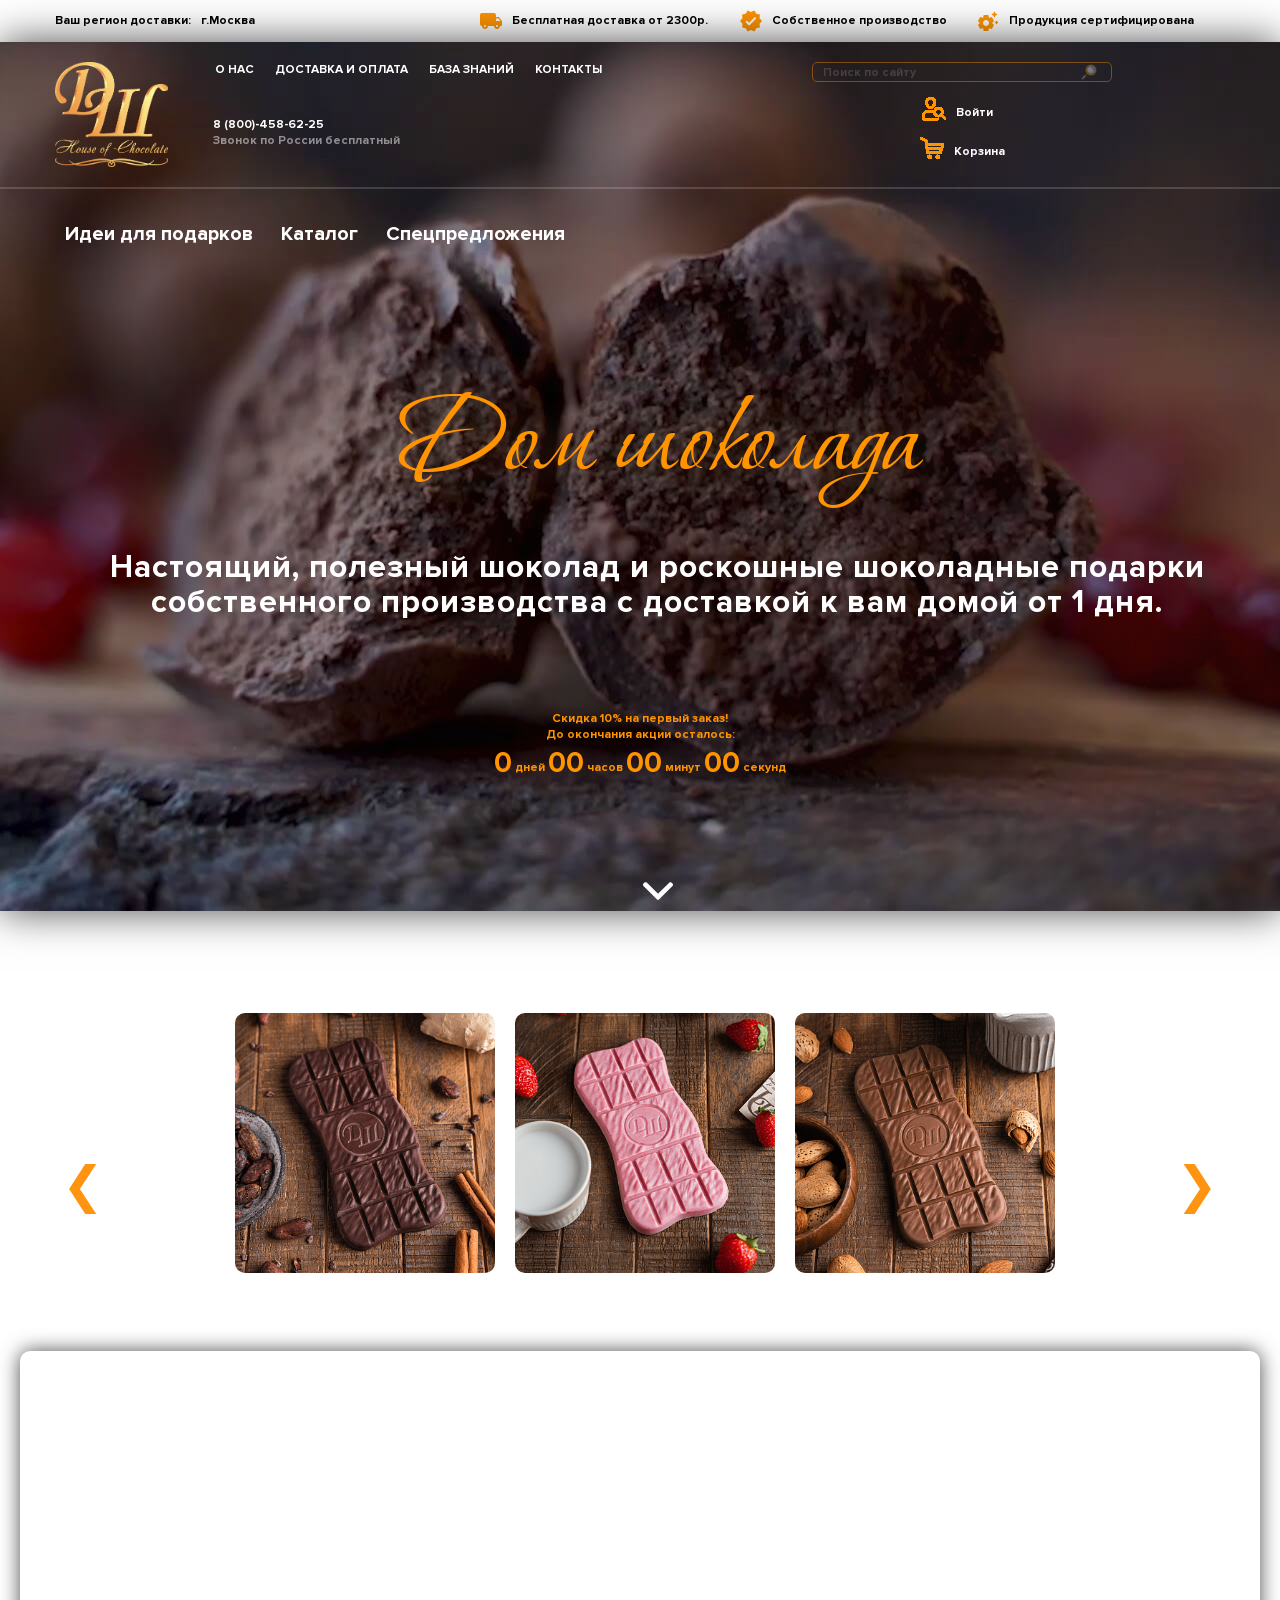
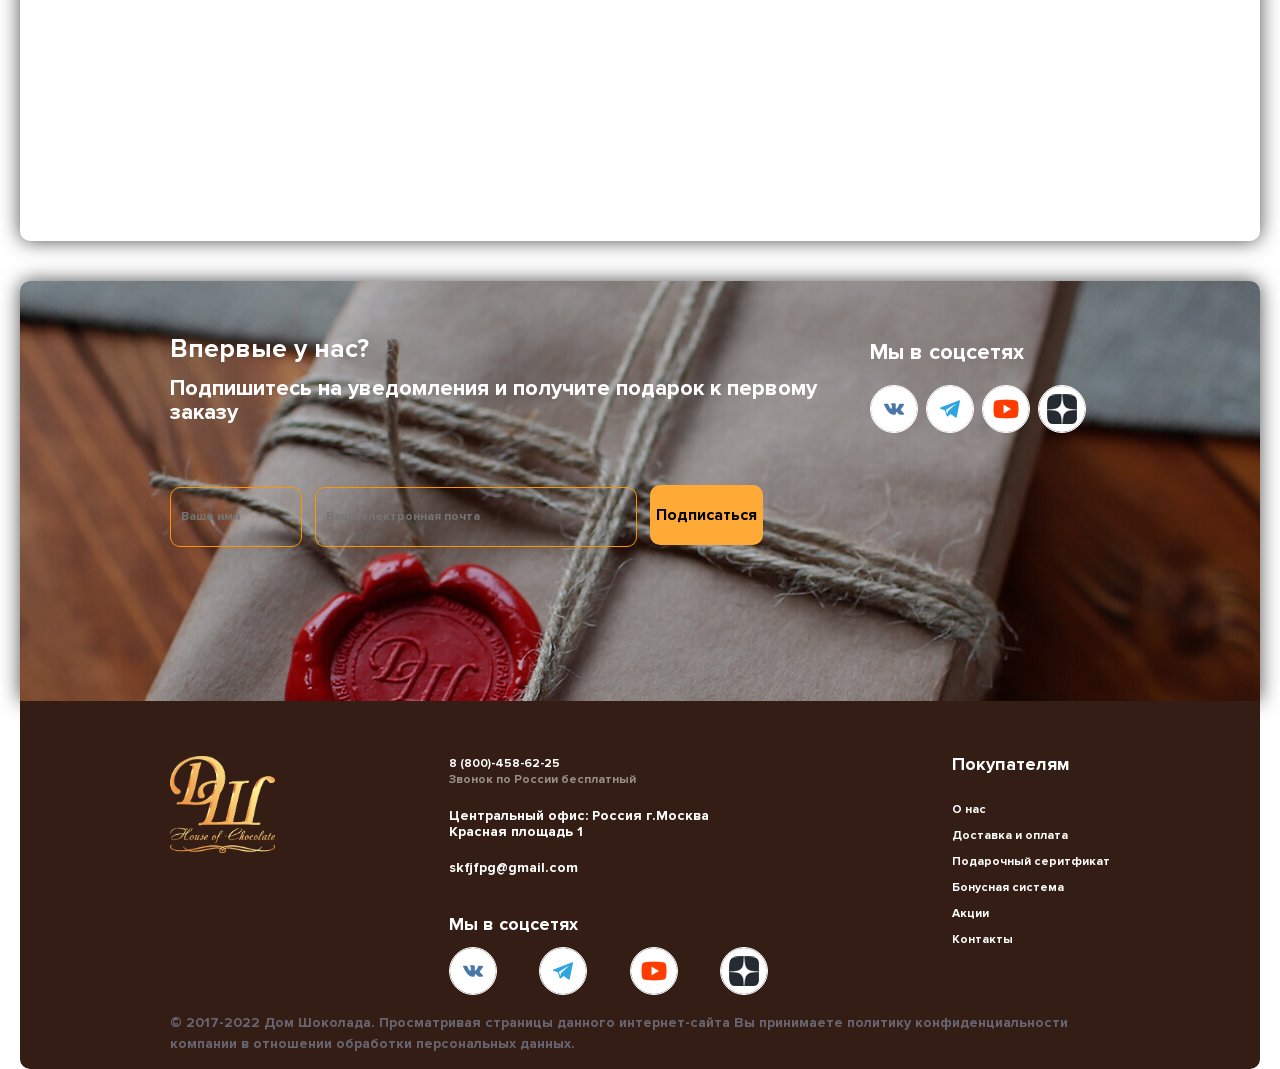
<file: Магазин/index.html>
<!DOCTYPE html>
<html lang="ru">
    <head>
        <meta charset="utf-8">
        
        <meta name="viewport" content="width=device-width, initial-scale=1.0">
        
        <title>Главная страница</title>
        
        <link rel="stylesheet" href="css/style.css">
        
        <script defer src="js/jquery-3.6.1.min.js"></script>
        
        <script defer src="js/slider1.js"></script>
        <script defer src="js/gallery.js"></script>
        <script defer src="js/lightbox.js"></script>
        <script defer src="js/main.js"></script>
    </head>
    
    <body>
        <section class="container top">
                   
                   <div class="d1">Ваш регион доставки:<span id="city">г.Москва</span></div>
                   <div class="dostavka">
                        <div class="d2">
                            <img src="image/bus.svg">
                             <p>Бесплатная доставка от 2300р.</p>
                        </div>
                        <div class="d2">
                              <img src="image/check.svg">
                              <p>Собственное производство</p>
                        </div>
                        <div class="d2 del1">
                              <img src="image/gear.svg">
                              <p>Продукция сертифицирована</p>
                        </div>
                   </div> 
                   
            </section>
        
        
        <header>
            
            <section class="container center">
                <div><a href="#"><img class = "logo1" src="image/logo (1).png" width="113" alt="Шоколадный дом"</a></div>
                <div class="navcont">
                    <div class="nav">
                        <a href ="#">О НАС</a>
                        <a href ="#">ДОСТАВКА И ОПЛАТА</a>
                        <a href ="#">БАЗА ЗНАНИЙ</a>
                        <a href ="contact.html">КОНТАКТЫ</a>
                    </div>
                    <div class="tel">
                        <a href ="tel:88004586225">8 (800)-458-62-25</a>
                        <p>Звонок по России бесплатный</p>
                    </div>
                </div>
                 <div class="navcont1">
                    <input class="search" type="search" name="search" placeholder="Поиск по сайту">
                    <p class="user"><img src="image/user.png">Войти</p>
                    <a href="order.html"><p class="basket1"><img src="image/basket.png">Корзина</p></a>
                </div>
                
            
            </section>
            <div class="line"></div>
            <section class="container bottom">
                <ul>
			        <li><a href="#">Идеи для подарков</a>
                        <ul class="af">
			                <li><a href="catalog.html">День рождения</a></li>
			                <li><a href="catalog.html">8 марта</a></li>
			                <li><a href="catalog.html">23 февраля</a></li>
			            </ul>
                    </li>
			        <li><a href="catalog.html">Каталог</a></li>
			        <li><a href="#">Спецпредложения</a></li> 
			    </ul>
            
            </section>
            <div class="container containercontent">
                <div class= "title">Дом шоколада</div>
                <div class="titleb">Настоящий, полезный шоколад и роскошные шоколадные подарки собственного производства с доставкой к вам домой от 1 дня.</div>
                <a href="#main" class="arrow-image-down"><img src="image/down.svg" width="30px"></a>
           </div>
            <div class="container">
            
            </div>
       </header>
        
        <main id="main">
           <section>
           <section class="action">
                <div class="container">
                    <p>Скидка 10% на первый заказ!</p>
                    <p>
                        До окончания акции осталось:
                        <span class="actiontimer" data-actionend="2022-11-10T12:00:00">&nbsp;</span>
                    </p>
                </div>
            </section>
            
           <!--<div class="contmin">
                <div class ="carousel">
                    <a class="arrow prev">&#10094;</a>
                    <div class="gallery">
                        <ul>
                        <li><img src ="image/karus/1.png"></li>
                    
                        <li><img src ="image/karus/2.png"></li>
                      
                   
                        <li><img src ="image/karus/3.png"></li>
                   
                        <li><img src ="image/karus/5.png"></li>
                    
                        <li><img src ="image/karus/5.png"></li>
                        </ul>
                    </div>
                    
                    <a class="arrow next">&#10095;</a>
                </div>
                </div> -->
           </section>

           
            <section>
            <div class="container">
            <div id="carousel" class="carousel">
            <button class="arrow prev">&#10094;</button>
            <div class="gallery1">
              <ul>
                <li><img class ="image" width="260" src ="image/karus/1.png">Молочный шоколад на миндальном молоке в плитке</li>
                <li><img class ="image" width="260" src ="image/karus/2.png"></li>
                <li><img class ="image" width="260" src ="image/karus/3.png"></li>
                <li><img class ="image" width="260" src ="image/karus/4.png"></li>
                <li><img class ="image" width="260" src ="image/karus/5.png"></li>
                <li><img class ="image" width="260" src ="image/karus/6.png"></li>
                <li><img class ="image" width="260" src ="image/karus/7.png"></li>
                <li><img class ="image" width="260" src ="image/karus/1.png"></li>  
              </ul>
            </div>
            <button class="arrow next">&#10095;</button>
           </div>
           </div>
            </section>
            <section>
            <div class="shoco">
                <div class="contmin">
                    <p>Многие воспринимают шоколад, как источник получения удовольствия
                    или просто съесть что-нибудь вкусное и  побаловать себя! Но  это не  
                    совсем так... </p>
                </div>
            </div>

            <div class="forma">
                 <div class="contmin">
                   <div class="formasvyzi"> 
                   <div class="form">
                        <h3>Впервые у нас?</h3>
                        <p>Подпишитесь на уведомления и получите подарок к первому заказу</p>
                        <input class="name1" type="fullname" name="fullname" placeholder="Ваше имя">
                        <input class="email" type="email" name="email" placeholder="Ваша электронная почта">
                        <button class="but" type="Submit">Подписаться</button>
                    </div>
                   
                    <div class="seti2">
                    <h4>Мы в соцсетях</h4>
                        <a href="#"><img src="image/vk1.png" width="46" alt="Шоколадный дом"></a>
                        <a href="#"><img src="image/telegram1.png" width="46" alt="Шоколадный дом"></a>
                        <a href="#"><img src="image/yt2.png" width="46" alt="Шоколадный дом"></a>
                        <a href="#"><img src="image/zen2.png" width="46" alt="Шоколадный дом"></a>
                    </div> 
                 </div>
                
            </div>
            </div>
            
            </section>
            
        </main>
        
        
        
        
        
        <footer>
            <div class="contmin">
            <div class="foot">
                <div><a href="#"><img class = "logo1" src="image/logo (1).png" width="105" alt="Шоколадный дом"></a></div>
                <div class="contact">
                    <div class="tel">
                        <a href ="tel:88004586225">8 (800)-458-62-25</a>
                        <p>Звонок по России бесплатный</p>
                    </div>
                    <div class="adress">Центральный офис: Россия г.Москва Красная площадь 1</div>
                    <div class="mail"><a href="mailto:skfjfpg@gmail.com">skfjfpg@gmail.com</a></div>
                    <h2>Мы в соцсетях</h2>
                    <div class="seti">
                    <a href="#"><img class="mini1" src="image/vk1.png" width="46" alt="Шоколадный дом"></a>
                    <a href="#"><img class="mini1" src="image/telegram1.png" width="46" alt="Шоколадный дом"></a>
                    <a href="#"><img class="mini1" src="image/yt2.png" width="46" alt="Шоколадный дом"></a>
                    <a href="#"><img class="mini1" src="image/zen2.png" width="46" alt="Шоколадный дом"></a>
                </div>
                </div>
                <div class="faq">
                    <h2>Покупателям</h2>
                    <a href="#">О нас</a>
                    <a href="#">Доставка и оплата</a>
                    <a href="#">Подарочный серитфикат</a>
                    <a href="#">Бонусная система</a>
                    <a href="#">Акции</a>
                    <a href="contact.html">Контакты</a>
                </div>
                <p></p>
            </div>
             <p class="n">© 2017-2022 Дом Шоколада. Просматривая страницы данного интернет-сайта Вы принимаете политику конфиденциальности компании в отношении обработки персональных данных.</p>
            </div>
           
        </footer>
    </body>
</html>
</file>
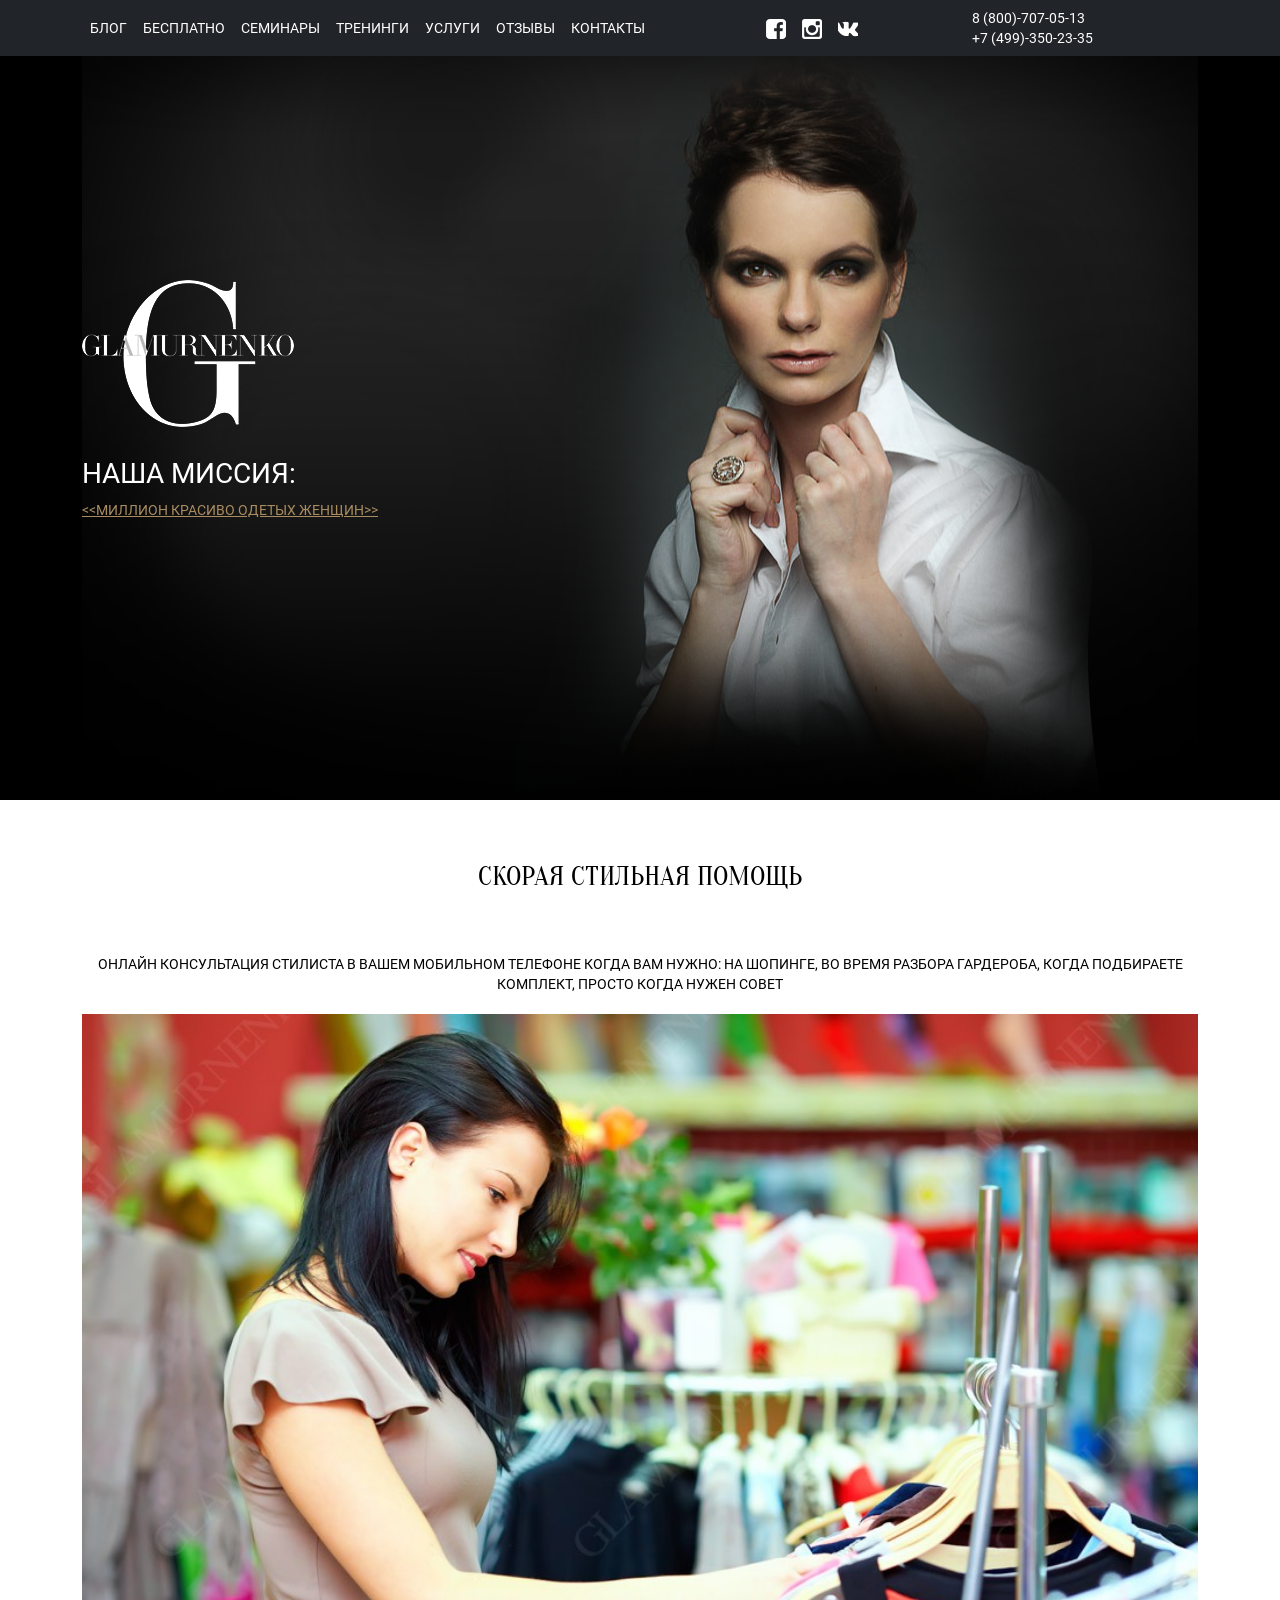
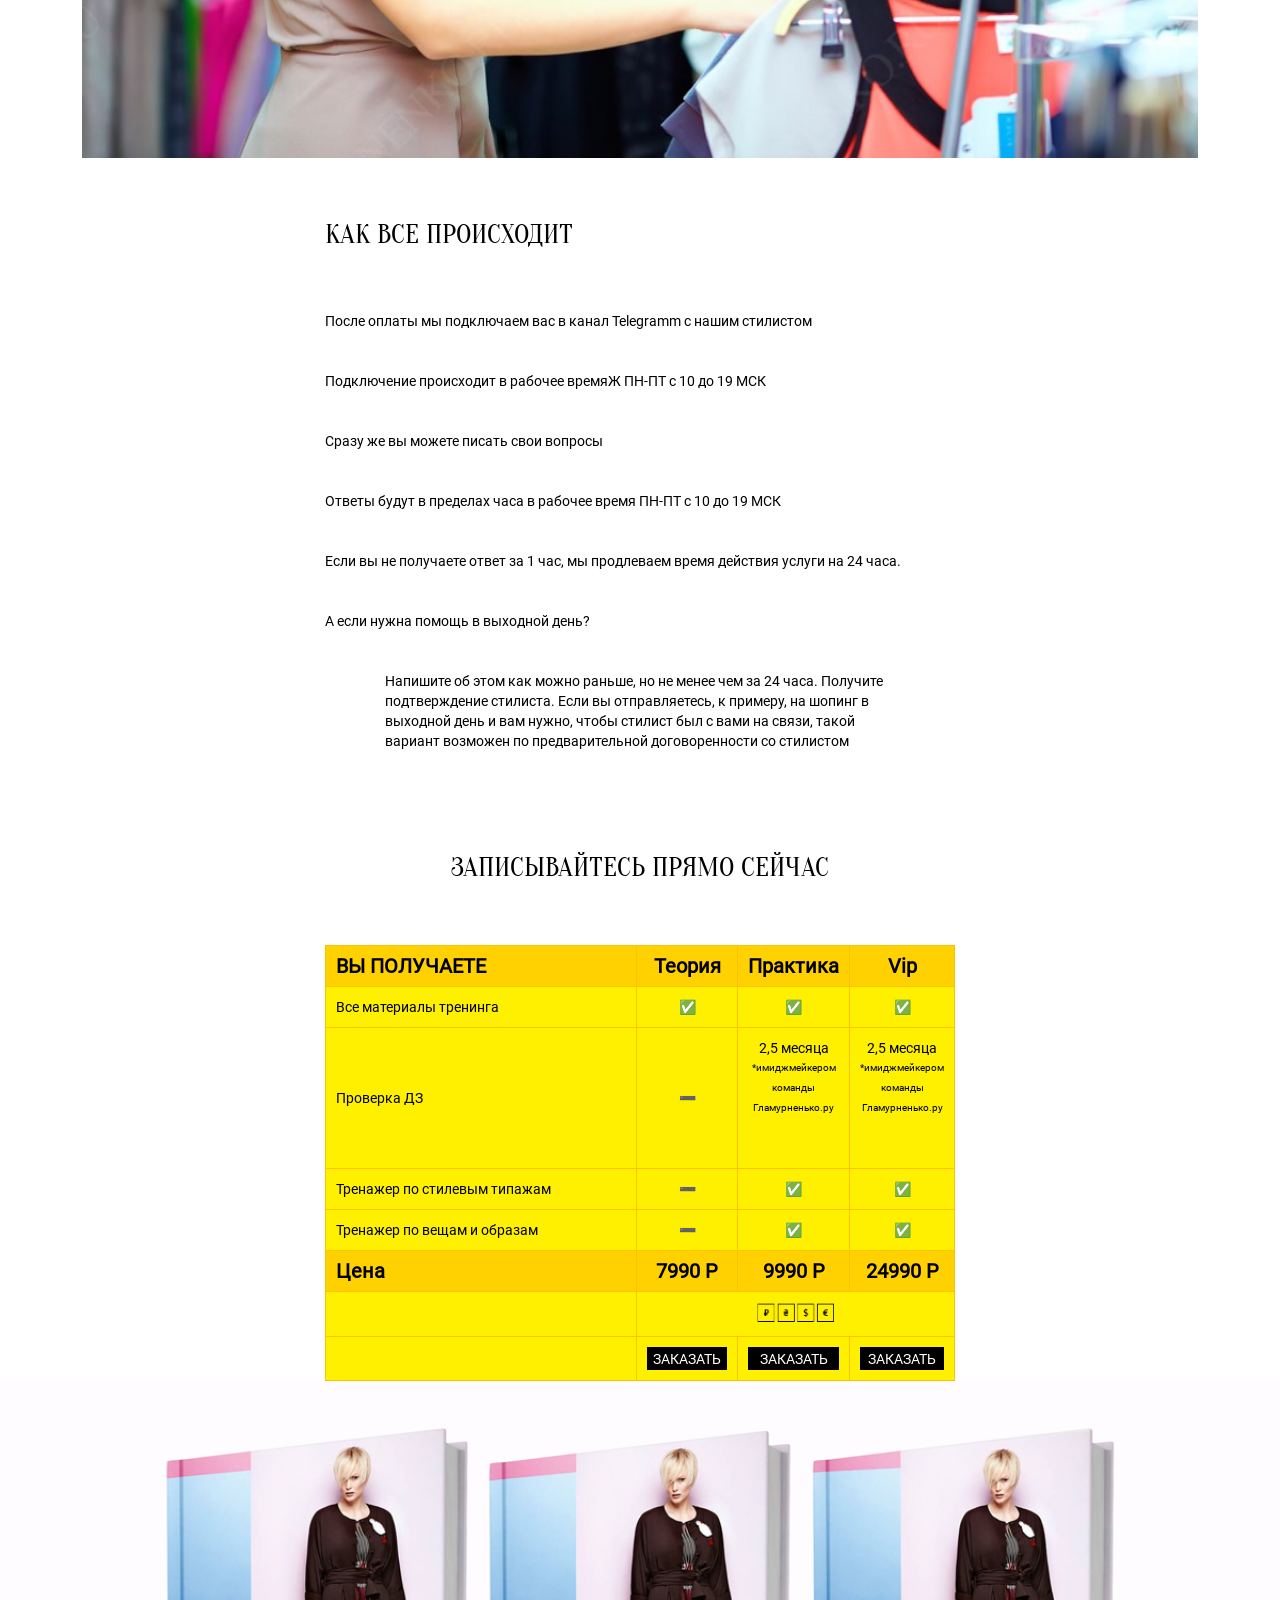
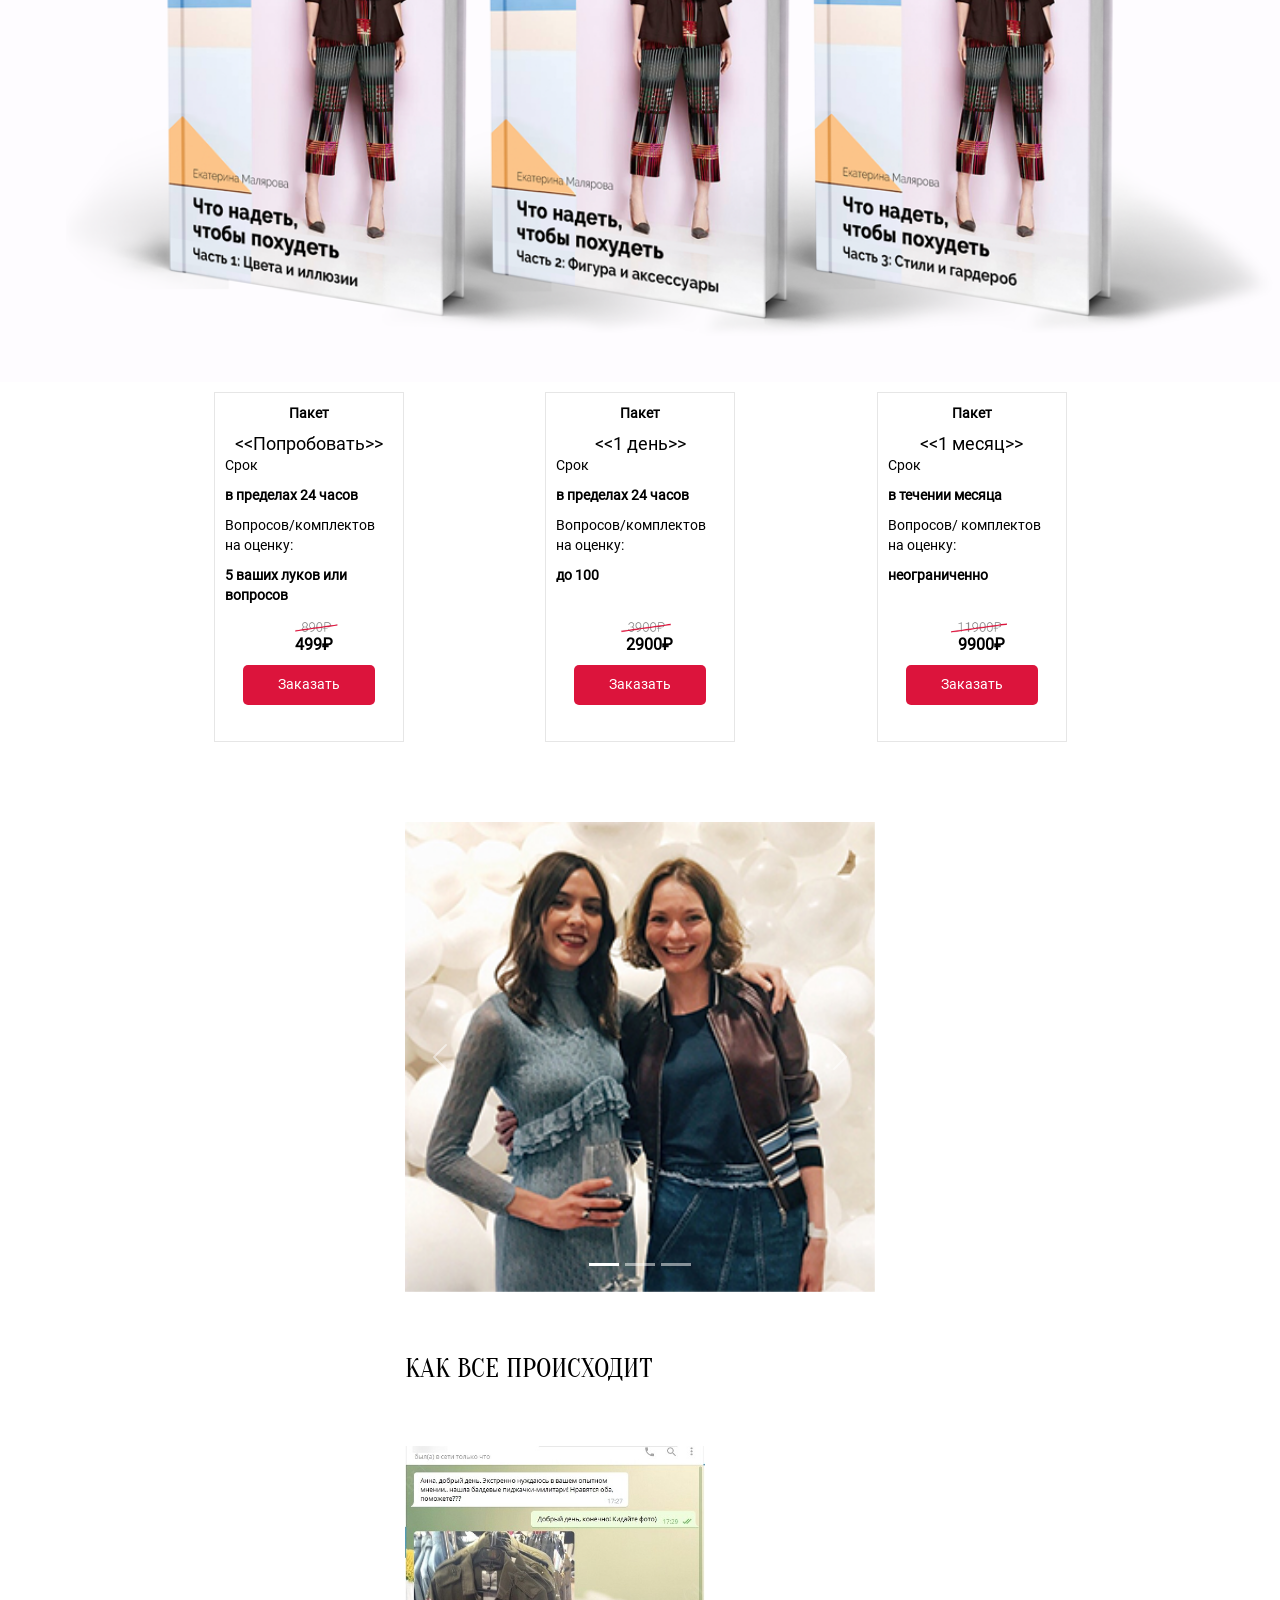
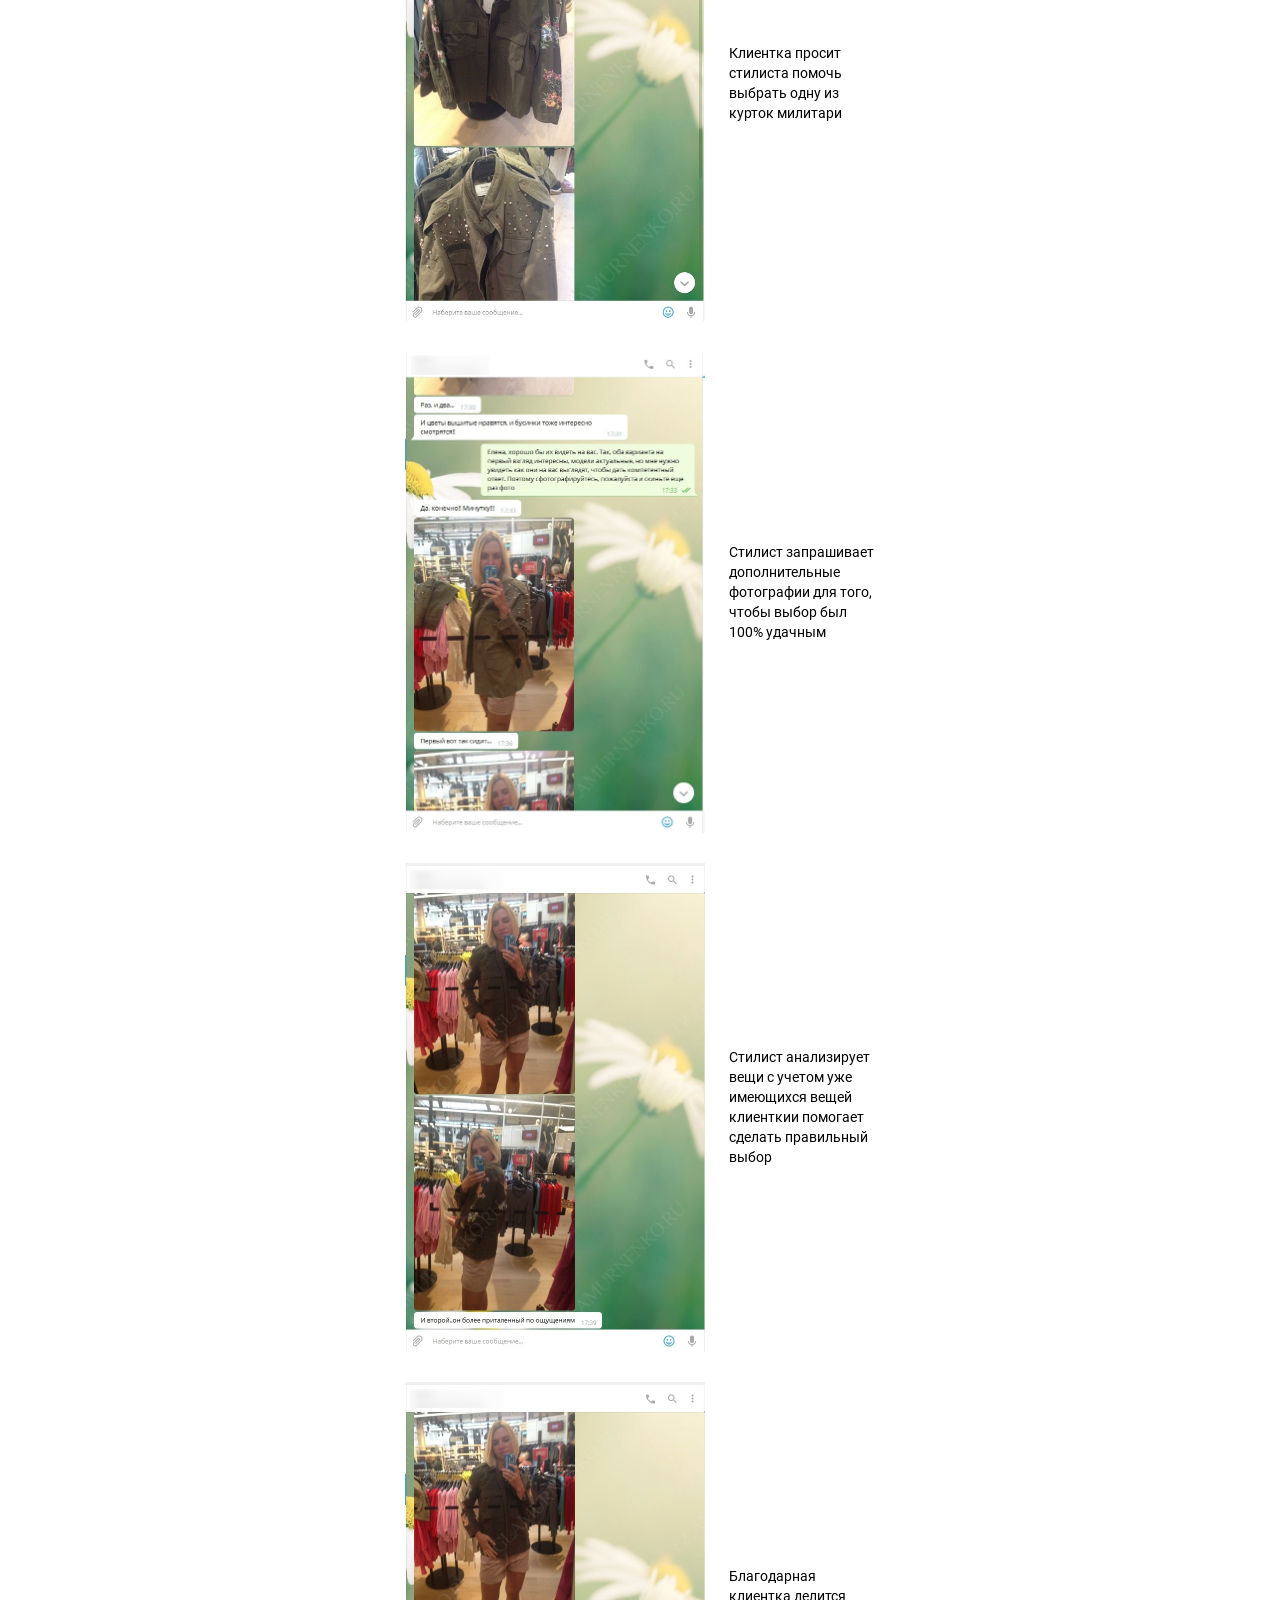
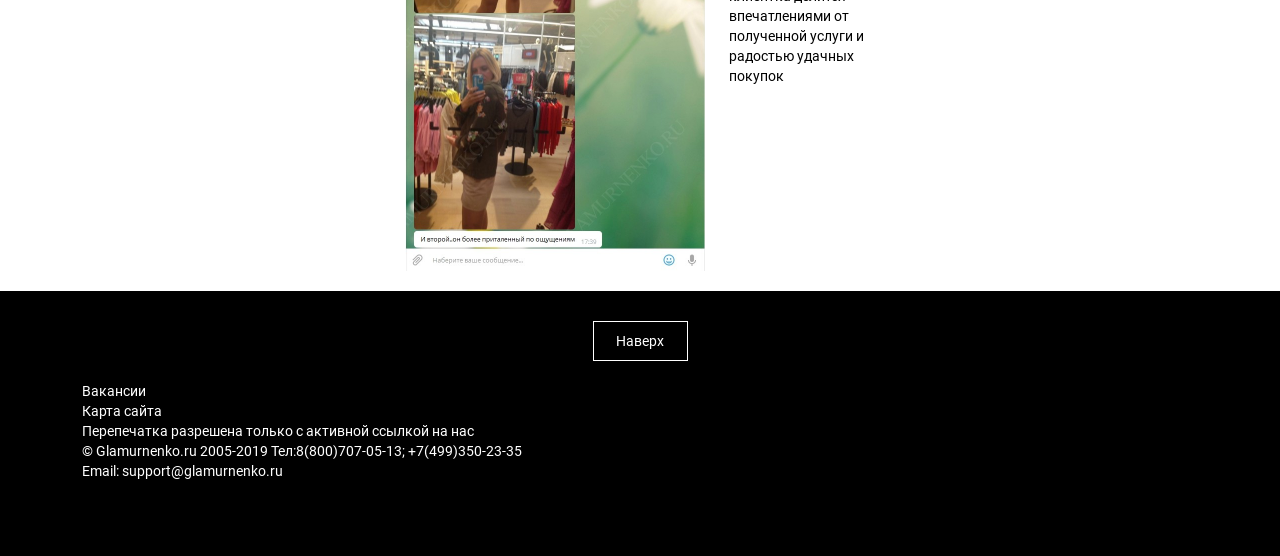
<file: Продажник - копия/index.html>
<!DOCTYPE html>
<html lang="ru">
    <head>
        <meta charset="utf-8">
        
        <meta name="viewport" content="width=device-width, initial-scale=1.0">
        
        <title>Главная страница</title>
        
        <link rel="stylesheet" href="https://maxcdn.bootstrapcdn.com/font-awesome/4.5.0/css/font-awesome.min.css">
        <link rel="stylesheet" href="css/bootstrap.css">
        <link rel="stylesheet" href="css/jquery.fancybox.css">
        <link rel="stylesheet" href="css/custom.css"> 
        
        
        <script defer src="js/bootstrap.js"></script>
        <script defer src="js/jquery-1.9.1.min.js"></script>
        <script defer src="js/jquery.fancybox.js"></script>
        
    </head>
    
    <body>
        <header>
        <nav class="navbar fixed-top navbar-expand-lg navbar-light bg-light bg-dark">
              <div class="container">
                
                <button class="navbar-toggler" type="button" data-bs-toggle="collapse" data-bs-target="#navbarNav" aria-controls="navbarNav" aria-expanded="false" aria-label="Переключатель навигации">
                  <span class="navbar-toggler-icon"></span>
                </button>
                <div class="collapse navbar-collapse" id="navbarNav" id="navbarToggleExternalContent">
                  <ul class="navbar-nav">
                    <li class="nav-item">
                      <a class="nav-link" aria-current="page" href="#">БЛОГ</a>
                    </li>
                    <li class="nav-item">
                      <a class="nav-link" href="#">БЕСПЛАТНО</a>
                    </li>
                    <li class="nav-item">
                      <a class="nav-link" href="#">СЕМИНАРЫ</a>
                    </li>
                    
                    <li class="nav-item">
                      <a class="nav-link ">ТРЕНИНГИ</a>
                    </li><li class="nav-item">
                      <a class="nav-link ">УСЛУГИ</a>
                    </li>
                    </li><li class="nav-item">
                      <a class="nav-link ">ОТЗЫВЫ</a>
                    </li>
                    </li><li class="nav-item">
                      <a class="nav-link">КОНТАКТЫ</a>
                    </li>
                  </ul>
                </div>
                <div class="collapse navbar-collapse" id="navbarNav" id="navbarToggleExternalContent">
                  <ul class="navbar-nav">
                    <li class="nav-item">
                      <a class="nav-link" aria-current="page" href="#"><img src="ab_1.png"></a>
                    </li>
                    <li class="nav-item">
                      <a class="nav-link" href="#"><img src="inst_3.png"></a>
                    </li>
                    <li class="nav-item">
                      <a class="nav-link" href="#"><img src="vk_1.png"></a>
                    </li>
                  </ul>
                </div>
                <div class="collapse navbar-collapse" id="navbarNav" id="navbarToggleExternalContent">
                  <ul class="navbar-nav">
                    <li class="nav-item">
                      <a href ="tel:88007070513">8 (800)-707-05-13</a>  <br>
                      <a href ="tel:+74993502335">+7 (499)-350-23-35</a>
                    </li>
                  </ul>
                </div>
              </div>
            </nav>
        
        
           <div id="container " class="container">
                
           
                
                <div class="wrapper">
                    <div class="logo"><img src="logo-new.png">
                    <h3>НАША МИССИЯ:</h3>
                    <p><u><<МИЛЛИОН КРАСИВО ОДЕТЫХ ЖЕНЩИН>></u></p>
                    </div>
                    
                </div>   
            </div>     
        </header>
        
        <main>
            <section>
                <div class="container">
                <div class="mains">
                    <h1>СКОРАЯ СТИЛЬНАЯ ПОМОЩЬ</h1>
                    <p>ОНЛАЙН КОНСУЛЬТАЦИЯ СТИЛИСТА В ВАШЕМ МОБИЛЬНОМ ТЕЛЕФОНЕ КОГДА ВАМ НУЖНО:
                    НА ШОПИНГЕ, ВО ВРЕМЯ РАЗБОРА ГАРДЕРОБА, КОГДА ПОДБИРАЕТЕ КОМПЛЕКТ, ПРОСТО 
                    КОГДА НУЖЕН СОВЕТ</p>
                </div>
                <div>
                    <img class = "img" src="form-reservation-bigcolor.jpg">
                </div>
                </div>
            </section>
            
           
            <section>
                 <div class="containermin">
                    <h1>КАК ВСЕ ПРОИСХОДИТ</h1>
                    <p>После оплаты мы подключаем вас в канал Telegramm с нашим стилистом</p>
                    <p>Подключение происходит в рабочее времяЖ ПН-ПТ с 10 до 19 МСК</p>
                    <p>Сразу же вы можете писать свои вопросы</p>
                    <p>Ответы будут в пределах часа в рабочее время ПН-ПТ с 10 до 19 МСК</p>
                    <p>Если вы не получаете ответ за 1 час, мы продлеваем время действия
                    услуги на 24 часа.</p>
                    <p>А если нужна помощь в выходной день?</p>
                    <p class="center">Напишите об этом как можно раньше, но не менее чем за 24 часа. Получите
                    подтверждение стилиста. Если вы отправляетесь, к примеру, на шопинг в 
                    выходной день и вам нужно, чтобы стилист был с вами на связи, такой вариант возможен
                    по предварительной договоренности со стилистом</p>
                 </div>
            
            </section>
            
            
             <section>
                <div class="containermin">
                <h1 class="cen">ЗАПИСЫВАЙТЕСЬ ПРЯМО СЕЙЧАС</h1>
                    <table>
                        <tr class="orange">
                            <td>ВЫ ПОЛУЧАЕТЕ</td>
                            <td>Теория</td>
                            <td>Практика</td>
                            <td>Vip</td>
                        </tr>
                        <tr>
                            <td>Все материалы тренинга</td>
                            <td>✅</td>
                            <td>✅</td>
                            <td>✅</td>
                        </tr>
                        <tr>
                            <td>Проверка ДЗ</td>
                            <td>➖</td>
                            <td>2,5 месяца <p>*имиджмейкером команды Гламурненько.ру</p></td>
                            <td>2,5 месяца <p>*имиджмейкером команды Гламурненько.ру</p></td>
                        </tr>
                        <tr>
                            <td>Тренажер по стилевым типажам</td>
                            <td>➖</td>
                            <td>✅</td>
                            <td>✅</td>
                        </tr>
                        <tr>
                            <td>Тренажер по вещам и образам</td>
                            <td>➖</td>
                            <td>✅</td>
                            <td>✅</td>
                        </tr>
                        <tr class="orange">
                            <td >Цена</td>
                            <td>7990 Р</td>
                            <td>9990 Р</td>
                            <td>24990 Р</td>
                        </tr>
                        <tr>
                            <td></td>
                            <td colspan ="3"><img src="Без имени-1.png" width="86"></td>
                        </tr>
                        <tr>
                            <td></td>
                            <td><button class="order">ЗАКАЗАТЬ</button></td>
                            <td><button class="order">ЗАКАЗАТЬ</button></td>
                            <td><button class="order">ЗАКАЗАТЬ</button></td> 
                        </tr>
                    </table>
                
                </div>
            </section>
            
            <section>
                <img class ="img" src="2razmera_books_preview_1200_c.png">
            </section>
           
            <section>
                <div class="container">
                    <div class="paket">
                        <div id="offer" class="offer">
                            <p><b>Пакет</b></p>
                            <h3 itemprop="name"><<Попробовать>></h3>
                            <p>Срок</p>
                            <p><b>в пределах 24 часов</b></p>
                            <p>Вопросов/комплектов на оценку:</p>
                            <p><b>5 ваших луков или вопросов</b></p>
                            <p class="price" itemprop="" itemscope itemtype="https://schema.org/Offer">
                            <img src="1.png" style="margin-left: 70px;"><br>
                            <span itemprop="price">499</span>
                            <meta itemprop="priceCurrency" content="RUB"></p>
                            <button class="btn">Заказать</button>
                        </div>
                        <div id="offer" class="offer">
                            <p><b>Пакет</b></p>
                           <h3 itemprop="name"><<1 день>></h3>
                            <p>Срок</p>
                            <p><b>в пределах 24 часов</b></p>
                            <p>Вопросов/комплектов на оценку:</p>
                            <p><b>до 100</b></p><br>
                            <p class="price" itemprop="" itemscope itemtype="https://schema.org/Offer">
                            <img src="2.png" style="margin-left: 65px;"><br>
                            <span itemprop="price">2900</span>
                            <meta itemprop="priceCurrency" content="RUB"></p>
                            <button class="btn">Заказать</button>
                        </div>
                        <div  id="offer" class="offer">
                            <p><b>Пакет</b></p>
                            <h3 itemprop="name"><<1 месяц>></h3>
                            <p>Срок</p>
                            <p><b>в течении месяца</b></p>
                            <p>Вопросов/ комплектов на оценку:</p> 
                            <p><b>неограниченно</b></p><br>
                                <p class="price" itemprop="offers" itemscope itemtype="https://schema.org/Offer">
                            <img src="3.png" style="margin-left: 60px;"><br>
                            <span itemprop="price">9900</span>
                            <meta itemprop="priceCurrency" content="RUB"></p>
                            <button id="btn" class="btn">Заказать</button>
                        </div>
                    </div>
                    </div>
            </section>
            
            <section>
                <div class="carus">
                        <div id="carouselExampleIndicators" class="carousel slide" data-bs-ride="carousel">
                              <div class="carousel-indicators">
                                <button type="button" data-bs-target="#carouselExampleIndicators" data-bs-slide-to="0" class="active" aria-current="true" aria-label="Slide 1"></button>
                                <button type="button" data-bs-target="#carouselExampleIndicators" data-bs-slide-to="1" aria-label="Slide 2"></button>
                                <button type="button" data-bs-target="#carouselExampleIndicators" data-bs-slide-to="2" aria-label="Slide 3"></button>
                              </div>
                              <div class="carousel-inner">
                                <div class="carousel-item active">
                                  <img src="alexa.jpg" class="d-block w-100 "  alt="фото1">
                                </div>
                                <div class="carousel-item">
                                  <img src="ekat-img-2.png" class="d-block w-100 " alt="...">
                                </div>
                                <div class="carousel-item">
                                  <img src="ekat-licovec.png"  class="d-block w-100 t" alt="...">
                                </div>
                              </div>
                              <button class="carousel-control-prev" type="button" data-bs-target="#carouselExampleIndicators" data-bs-slide="prev">
                                <span class="carousel-control-prev-icon" aria-hidden="true"></span>
                                <span class="visually-hidden">Предыдущий</span>
                              </button>
                              <button class="carousel-control-next" type="button" data-bs-target="#carouselExampleIndicators" data-bs-slide="next">
                                <span class="carousel-control-next-icon" aria-hidden="true"></span>
                                <span class="visually-hidden">Следующий</span>
                              </button>
                        </div>
                
                </div>
                
            
            
            <!--<div class="container1">
                <div class="gal">
                        <h1> КАК ВСЕ ПРОИСХОДИТ</h1>
                    <div>
                        <a href="images/first-class-stylish-help-chat-1.jpg" data-fancybox="example_group"  data-caption="Lorem ipsum dolor sit amet"><img  src="images/first-class-stylish-help-chat-1.jpg" width="300px"></a>
                        <p>Клиентка просит стилиста помочь выбрать одну из курток милитари</p>
                    </div>
                    <div>
                        <a href="images/first-class-stylish-help-chat-2.jpg" data-fancybox="example_group"  data-caption="Lorem ipsum dolor sit amet"><img src="images/first-class-stylish-help-chat-2.jpg" width="300px"></a>
                        <p>Стилист запрашивает дополнительные фотографии для того, чтобы выбор был 100% удачным</p>
                    </div>
                    <div>
                        <a href="images/first-class-stylish-help-chat-3.jpg" data-fancybox="example_group"  data-caption="Lorem ipsum dolor sit amet"><img src="images/first-class-stylish-help-chat-3.jpg" width="300px"></a>
                        <p>Стилист анализирует вещи с учетом уже имеющихся вещей клиенткии помогает сделать правильный выбор</p>
                    
                    </div>
                <div>
                        <a href="images/first-class-stylish-help-chat-3.jpg" data-fancybox="example_group"  data-caption="Lorem ipsum dolor sit amet"><img src="images/first-class-stylish-help-chat-3.jpg" width="300px"></a>
                        <p>Благодарная клиентка делится впечатлениями от полученной услуги и радостью удачных покупок</p>
                    
                    </div>
                </div>
            </div>-->
                <div class="carus">
                 <h1> КАК ВСЕ ПРОИСХОДИТ</h1>
                    <div class="row align-items-center">
                        <div class="col">
                           <a href="first-class-stylish-help-chat-1.jpg" data-fancybox="example_group"  data-caption="Lorem ipsum dolor sit amet"><img  src="first-class-stylish-help-chat-1.jpg" width="300px"></a>
                        </div>
                        <div class="col">
                           <p>Клиентка просит стилиста помочь выбрать одну из курток милитари</p>
                        </div>
                        
                     </div>
                     <div class="row align-items-center">
                        <div class="col">
                           <a href="first-class-stylish-help-chat-2.jpg" data-fancybox="example_group"  data-caption="Lorem ipsum dolor sit amet"><img src="first-class-stylish-help-chat-2.jpg" width="300px"></a>
                        </div>
                        <div class="col">
                           <p>Стилист запрашивает дополнительные фотографии для того, чтобы выбор был 100% удачным</p>
                        </div>
                        
                     </div>
                     <div class="row align-items-center">
                        <div class="col">
                           <a href="first-class-stylish-help-chat-3.jpg" data-fancybox="example_group"  data-caption="Lorem ipsum dolor sit amet"><img src="first-class-stylish-help-chat-3.jpg" width="300px"></a>
                        </div>
                        <div class="col">
                           <p>Стилист анализирует вещи с учетом уже имеющихся вещей клиенткии помогает сделать правильный выбор</p>
                        </div>
                        
                     </div>
                     <div class="row align-items-center">
                        <div class="col">
                          <a href="first-class-stylish-help-chat-3.jpg" data-fancybox="example_group"  data-caption="Lorem ipsum dolor sit amet"><img src="first-class-stylish-help-chat-3.jpg" width="300px"></a>
                        </div>
                        <div class="col">
                           <p>Благодарная клиентка делится впечатлениями от полученной услуги и радостью удачных покупок</p>
                        </div>
                        
                     </div>
                </div>
            </section>
           
        </main>
        
        <footer>
        <div class ="container">
            <div class="foot">
                <form class="fotbut" action="#container" target="_blank"><button class="up">Наверх</button></form>
                    <div class="faq">
                    <a href="#">Вакансии</a>
                    <a href="#">Карта сайта</a>
                    <a href="#">Перепечатка разрешена только с активной ссылкой на нас</a>
                    <a href="#">© Glamurnenko.ru 2005-2019 Тел:8(800)707-05-13; +7(499)350-23-35</a>
                    <a href="mailto:support@glamurnenko.ru">Email: support@glamurnenko.ru</a>
                </div>
            </div>
            </div>
        </footer>
    </body>
</html>
</file>
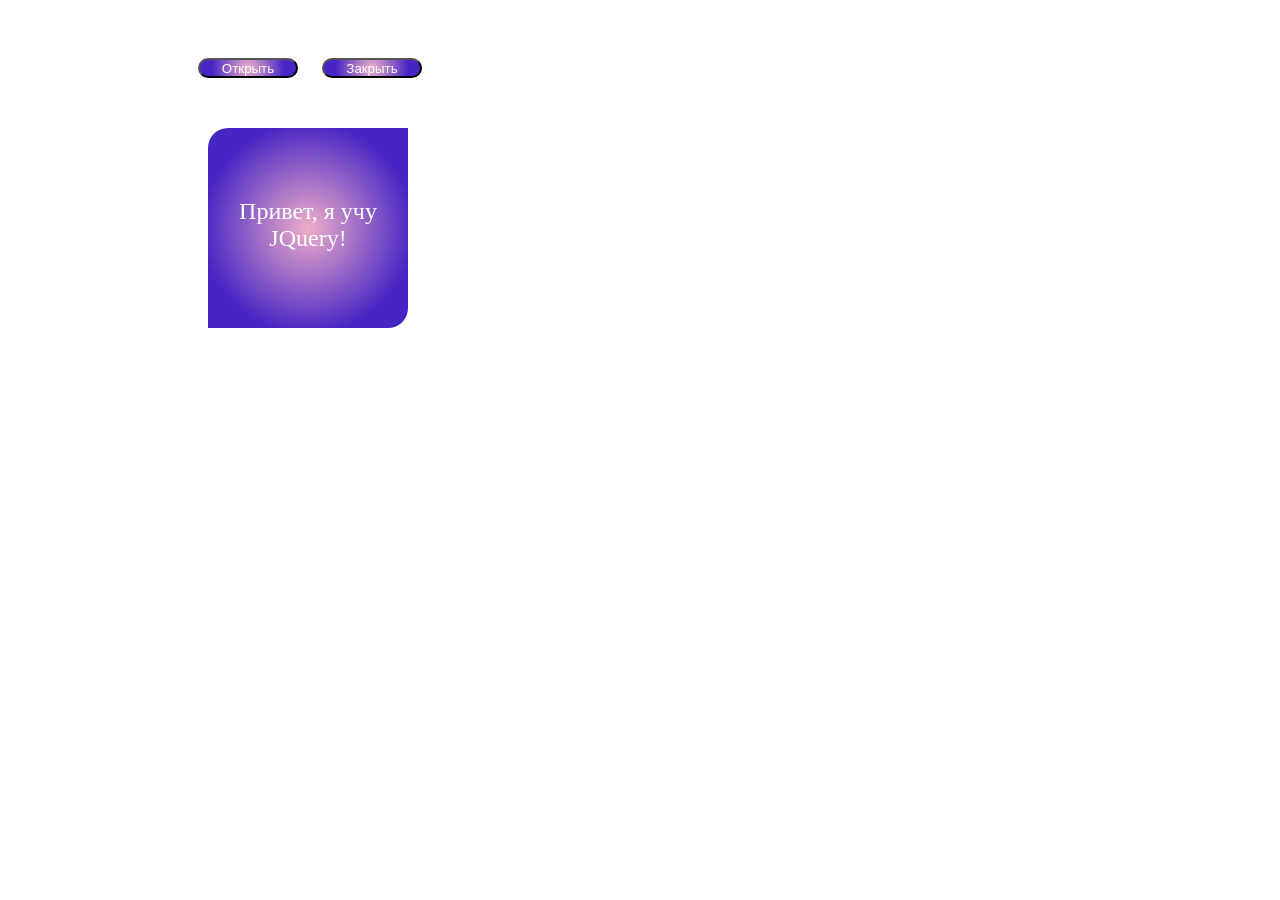
<file: JQмодульное окно/новый 1.html>
<!DOCTYPE html>
<html lang="ru">
    <head>
        <meta charset="utf-8">
        
        <meta name="viewport" content="width=device-width, initial-scale=1.0">
        
        <title>Index</title>
        
        
        <style> 
            #dv1 {
                width: 200px;
                height: 130px;
                margin-top: 50px;
                margin-left: 200px;
                background: radial-gradient(circle, rgba(238,174,202,1) 0%, rgba(71,37,196,1) 75%);
                padding-top:70px;
                text-align: center;
                font-size: 24px;
                color: white;
                border-radius: 20px 0;
                
            }
            
            #btn1 {
                background: radial-gradient(circle, rgba(238,174,202,1) 0%, rgba(71,37,196,1) 75%);
                width: 100px;
                height: 20px;
                margin-top: 50px;
                margin-left: 190px;
                color: white;
                cursor: pointer;
                border-radius: 10px;
            }
            
            #btn2 {
                background: radial-gradient(circle, rgba(238,174,202,1) 0%, rgba(71,37,196,1) 75%);
                width: 100px;
                height: 20px;
                margin-top: 50px;
                margin-left: 20px;
                color: white;
                cursor: pointer;
                border-radius: 10px;
            }   
            
        </style>
        
    </head>
    
    <body>
        
    <button id = "btn1">Открыть</button>
    <button id = "btn2">Закрыть</button>
    
   <div id="dv1">Привет, я учу JQuery!</div>
    
        
    <script src="jquery-3.6.1.min.js"></script>     
    <script src="nov.js"></script>
       
    </body>
</html>
</file>
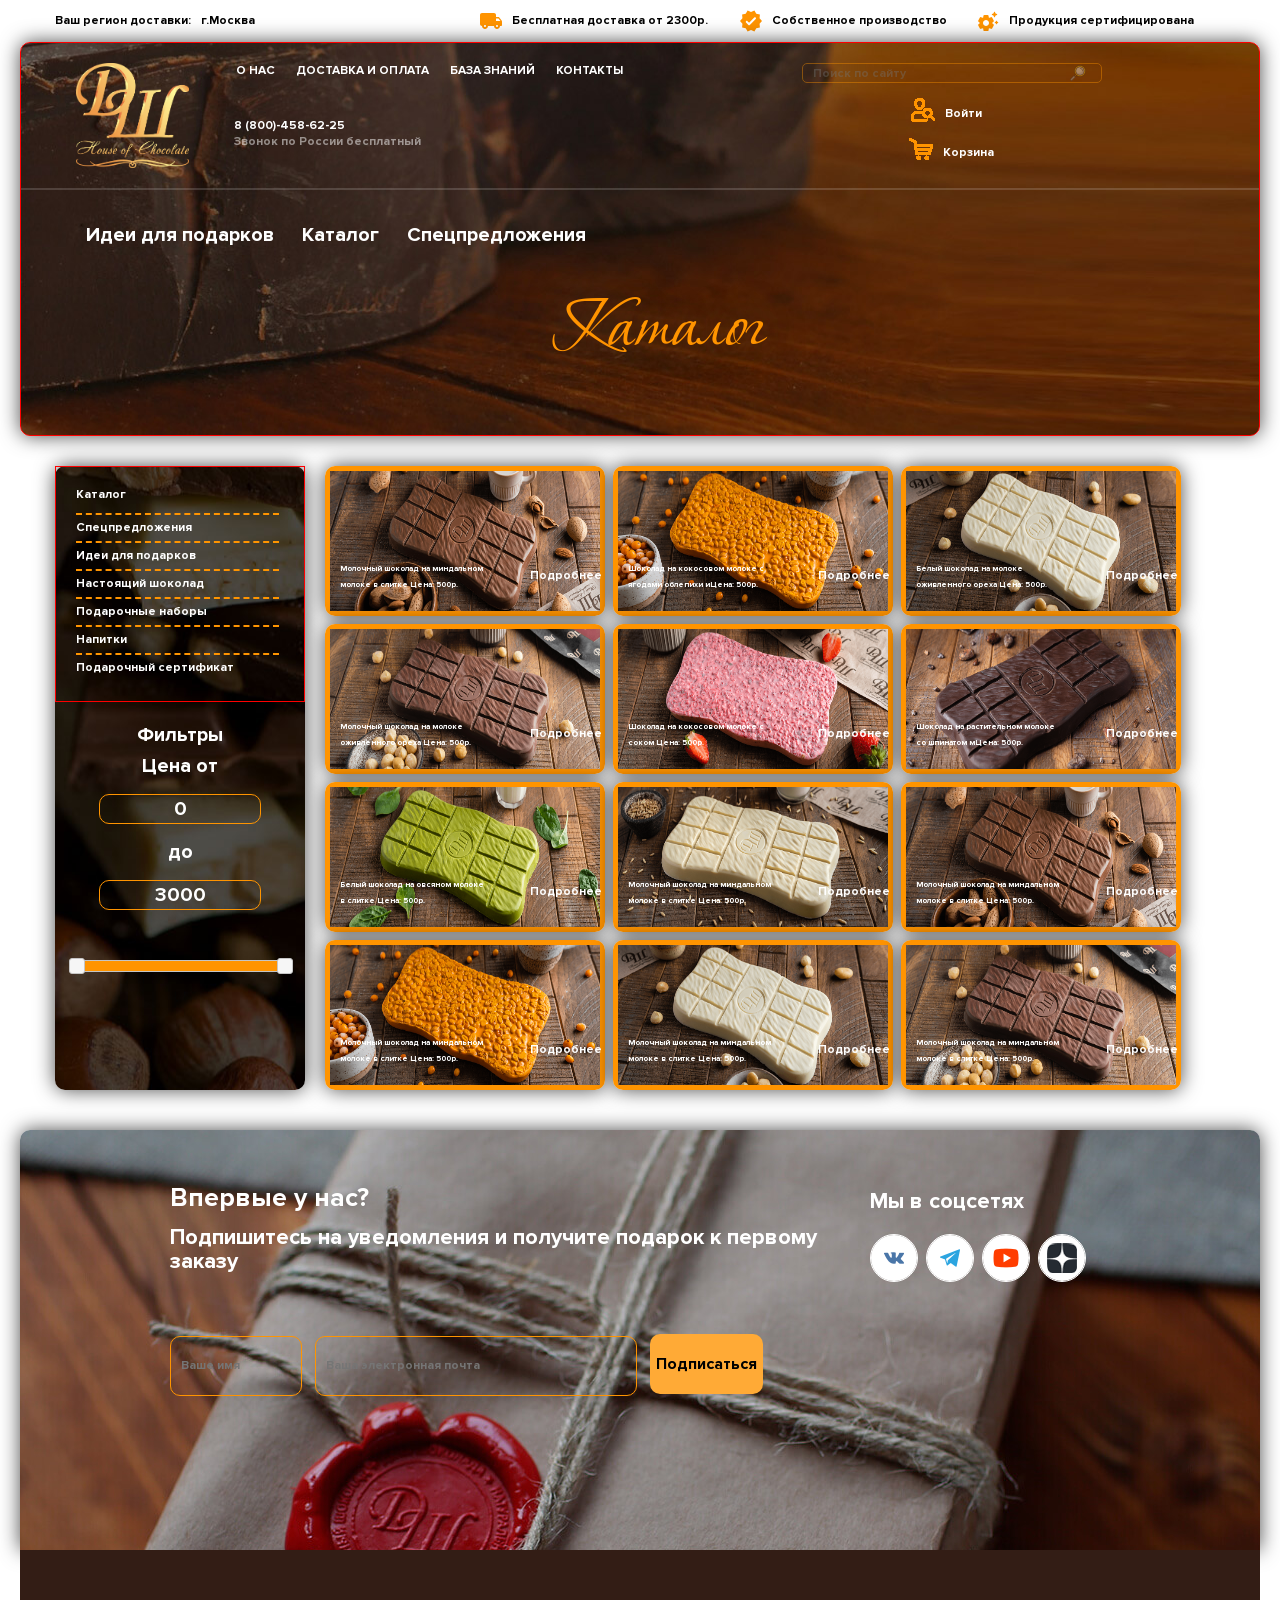
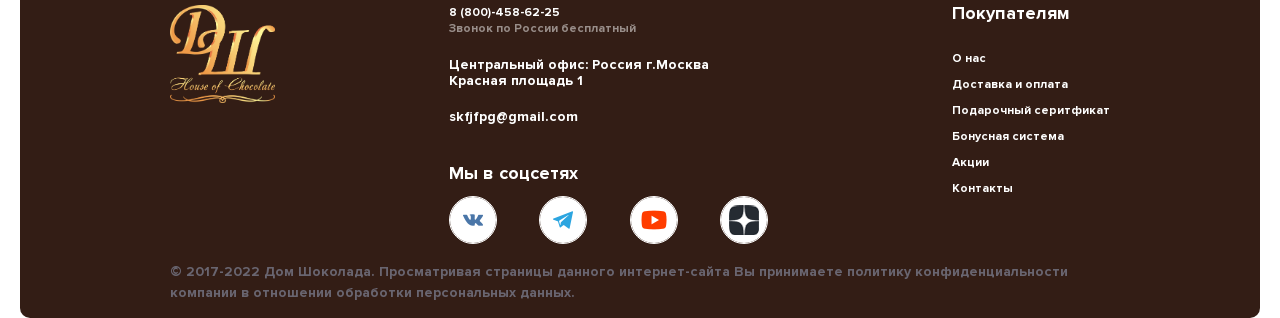
<file: Магазин/catalog.html>
<!DOCTYPE html>
<html lang="ru">
    <head>
        <meta charset="utf-8">
        
        <meta name="viewport" content="width=device-width, initial-scale=1.0">
        
        <title>Главная страница</title>
        
        <link rel="stylesheet" href="css/style.css">
        <link rel="stylesheet" href="css/jquery-ui.css">
        
        <script defer src="js/jquery-3.6.1.min.js"></script>
        <script defer src="js/jquery-ui.min.js"></script>
        <script defer src="js/main.js"></script>
    </head>
    
    <body>
        <section class="container top">
                   
                   <div class="d1">Ваш регион доставки:<span id="city">г.Москва</span></div>
                   <div class="dostavka">
                        <div class="d2">
                            <img src="image/bus.svg">
                             <p>Бесплатная доставка от 2300р.</p>
                        </div>
                        <div class="d2">
                              <img src="image/check.svg">
                              <p>Собственное производство</p>
                        </div>
                        <div class="d2 del1">
                              <img src="image/gear.svg">
                              <p>Продукция сертифицирована</p>
                        </div>
                   </div> 
                   
            </section>
        
        
        <header3>
            
            <section class="container center">
                <div><a href="index.html"><img class = "logo1" src="image/logo (1).png" width="113" alt="Шоколадный дом"</a></div>
                <div class="navcont">
                    <div class="nav">
                        <a href ="#">О НАС</a>
                        <a href ="#">ДОСТАВКА И ОПЛАТА</a>
                        <a href ="#">БАЗА ЗНАНИЙ</a>
                        <a href ="contact.html">КОНТАКТЫ</a>
                    </div>
                    <div class="tel">
                        <a href ="tel:88004586225">8 (800)-458-62-25</a>
                        <p>Звонок по России бесплатный</p>
                    </div>
                </div>
                 <div class="navcont1">
                    <input class="search" type="search" name="search" placeholder="Поиск по сайту">
                    <p class="user"><img src="image/user.png">Войти</p>
                    <a href="order.html"><p class="basket1"><img src="image/basket.png">Корзина</p></a>
                </div>
                
            
            </section>
            <div class="line"></div>
            <section class="container bottom">
                <ul>
			        <li><a href="#">Идеи для подарков</a>
                        <ul class="af">
			                <li><a href="catalog.html">День рождения</a></li>
			                <li><a href="catalog.html">8 марта</a></li>
			                <li><a href="catalog.html">23 февраля</a></li>
			            </ul>
                    </li>
			        <li><a href="catalog.html">Каталог</a></li>
			        <li><a href="#">Спецпредложения</a></li> 
			    </ul>
            
            </section>
            <div class="container containercontent">
                <div class= "title cont">Каталог</div>   
           </div>
           
       </header3>
        
        <main>
             <section>
                <main class="catalog">
            <section class="container">
                <aside>
                    
                    <nav class="catmenu">
                        <p>Каталог</p>
                        <ul>
                            <li>
                                <a href="#"><span>Спецпредложения</span></a>
                            </li>
                            <li>
                                <a href="#"><span>Идеи для подарков</span></a>
                                
                                <ul>
                                    <li>
                                        <a href="#"><span>8 Марта</span></a>
                                    </li>
                                    <li>
                                        <a href="#"><span>23 февраля</span></a>
                                    </li>
                                    <li>
                                        <a href="#"><span>День рождения</span></a>
                                    </li>
                                </ul>
                            </li>
                            <li>
                                <a href="#"><span>Настоящий шоколад</span></a>
                                
                                <ul>
                                    <li>
                                        <a href="#"><span>Шоколад в плитках</span></a>
                                    </li>
                                    <li>
                                        <a href="#"><span>Шоколад в слитках</span></a>
                                    </li>
                                    <li>
                                        <a href="#"><span>Ягоды в шоколаде</span></a>
                                    </li>
                                </ul>
                            </li>
                            <li>
                                <a href="#"><span>Подарочные наборы</span></a>
                            </li>
                            <li>
                                <a href="#"><span>Напитки</span></a>
                            </li>
                            <li>
                                <a href="#"><span>Подарочный сертификат</span></a>
                            </li>
                        </ul>
                    </nav>
                    <!-- /catmenu -->
                    <div class="filters">
                        <p>Фильтры</p>
                        <p class="filterprice">
                            <label for="amount">Цена от</label><br>
                            <input type="text" id="amount1"> <br>
                            <label for="amount">до</label> <br>
                            <input type="text" id="amount2">
                        </p>          
                        <div id="slider-range"></div>
                    </div>
                </aside>
                
                <article>
                    <div class="cat-item"><img src="image/catalog/1.png" width="270" height="140"><p>Молочный шоколад на миндальном молоке в слитке Цена: 500р.</p><a href="product2.html">Подробнее</a></div>
                    <div class="cat-item"><img src="image/catalog/2.png" width="270" height="140"><p>Шоколад на кокосовом молоке с ягодами облепихи иЦена: 500р.</p><a href="product3.html">Подробнее</a></div>
                    <div class="cat-item"><img src="image/catalog/3.png" width="270" height="140"><p>Белый шоколад на молоке оживленного ореха  Цена: 500р.</p><a href="product.html">Подробнее</a></div>
                    <div class="cat-item"><img src="image/catalog/4.png" width="270" height="140"><p>Молочный шоколад на молоке оживленного ореха  Цена: 500р.</p><a href="product.html">Подробнее</a></div>
                    <div class="cat-item"><img src="image/catalog/5.png" width="270" height="140"><p>Шоколад на кокосовом молоке с соком Цена: 500р.</p><a href="product.html">Подробнее</a></div>
                    <div class="cat-item"><img src="image/catalog/6.png" width="270" height="140"><p>Шоколад на растительном молоке со шпинатом мЦена: 500р.</p><a href="product.html">Подробнее</a></div>
                    <div class="cat-item"><img src="image/catalog/7.png" width="270" height="140"><p>Белый шоколад на овсяном молоке в слитке Цена: 500р.</p><a href="product.html">Подробнее</a></div>
                    <div class="cat-item"><img src="image/catalog/8.png" width="270" height="140"><p>Молочный шоколад на миндальном молоке в слитке Цена: 500р.</p><a href="product.html">Подробнее</a></div>
                    <div class="cat-item"><img src="image/catalog/1.png" width="270" height="140"><p>Молочный шоколад на миндальном молоке в слитке Цена: 500р.</p><a href="product.html">Подробнее</a></div>
                    <div class="cat-item"><img src="image/catalog/2.png" width="270" height="140"><p>Молочный шоколад на миндальном молоке в слитке Цена: 500р.</p><a href="product.html">Подробнее</a></div>
                    <div class="cat-item"><img src="image/catalog/3.png" width="270" height="140"><p>Молочный шоколад на миндальном молоке в слитке Цена: 500р.</p><a href="product.html">Подробнее</a></div>
                    <div class="cat-item"><img src="image/catalog/4.png" width="270" height="140"><p>Молочный шоколад на миндальном молоке в слитке Цена: 500р.</p><a href="product.html">Подробнее</a></div>
                </article>
            </section>
        </main>
             
             
             </section>
        
        
        
        
            <section>
            <div class="forma">
                 <div class="contmin">
                   <div class="formasvyzi"> 
                   <div class="form">
                        <h3>Впервые у нас?</h3>
                        <p>Подпишитесь на уведомления и получите подарок к первому заказу</p>
                        <input class="name1" type="fullname" name="fullname" placeholder="Ваше имя">
                        <input class="email" type="email" name="email" placeholder="Ваша электронная почта">
                        <button class="but" type="Submit">Подписаться</button>
                    </div>
                   
                    <div class="seti2">
                    <h4>Мы в соцсетях</h4>
                        <a href="#"><img src="image/vk1.png" width="46" alt="Шоколадный дом"></a>
                        <a href="#"><img src="image/telegram1.png" width="46" alt="Шоколадный дом"></a>
                        <a href="#"><img src="image/yt2.png" width="46" alt="Шоколадный дом"></a>
                        <a href="#"><img src="image/zen2.png" width="46" alt="Шоколадный дом"></a>
                    </div> 
                 </div>
                
            </div>
            </div>
            
            </section>
            
        </main>
        
        
        
        
        
        <footer>
            <div class="contmin">
            <div class="foot">
                <div><a href="#"><img class = "logo1" src="image/logo (1).png" width="105" alt="Шоколадный дом"></a></div>
                <div class="contact">
                    <div class="tel">
                        <a href ="tel:88004586225">8 (800)-458-62-25</a>
                        <p>Звонок по России бесплатный</p>
                    </div>
                    <div class="adress">Центральный офис: Россия г.Москва Красная площадь 1</div>
                    <div class="mail"><a href="mailto:skfjfpg@gmail.com">skfjfpg@gmail.com</a></div>
                    <h2>Мы в соцсетях</h2>
                    <div class="seti">
                    <a href="#"><img class="mini1" src="image/vk1.png" width="46" alt="Шоколадный дом"></a>
                    <a href="#"><img class="mini1" src="image/telegram1.png" width="46" alt="Шоколадный дом"></a>
                    <a href="#"><img class="mini1" src="image/yt2.png" width="46" alt="Шоколадный дом"></a>
                    <a href="#"><img class="mini1" src="image/zen2.png" width="46" alt="Шоколадный дом"></a>
                </div>
                </div>
                <div class="faq">
                    <h2>Покупателям</h2>
                    <a href="#">О нас</a>
                    <a href="#">Доставка и оплата</a>
                    <a href="#">Подарочный серитфикат</a>
                    <a href="#">Бонусная система</a>
                    <a href="#">Акции</a>
                    <a href="contact.html">Контакты</a>
                </div>
                <p></p>
            </div>
             <p class="n">© 2017-2022 Дом Шоколада. Просматривая страницы данного интернет-сайта Вы принимаете политику конфиденциальности компании в отношении обработки персональных данных.</p>
            </div>
           
        </footer>
    </body>
</html>
</file>
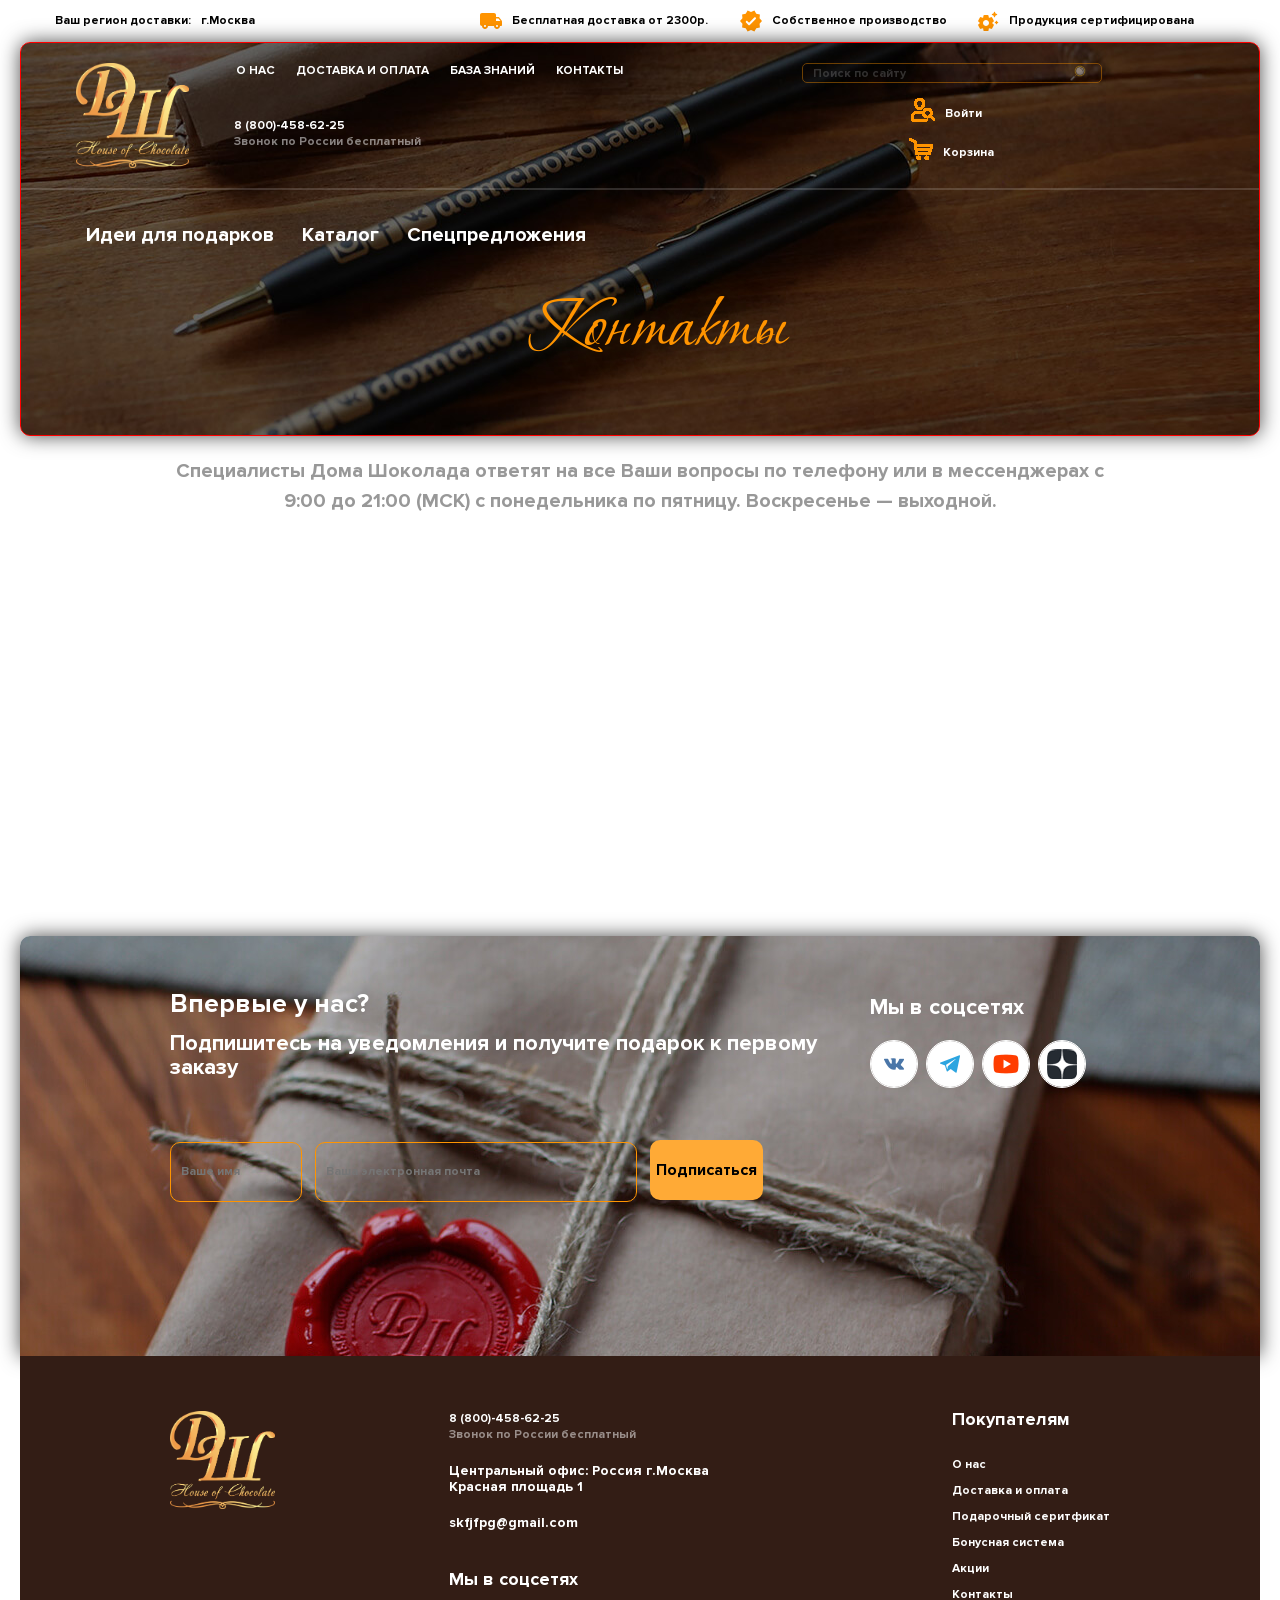
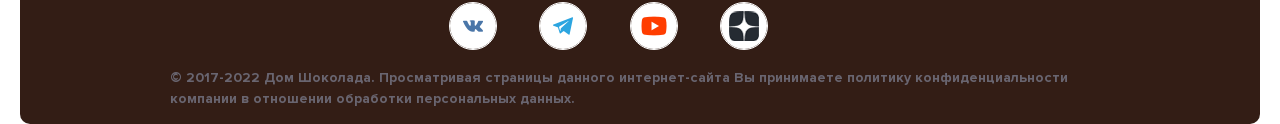
<file: Магазин/contact.html>
<!DOCTYPE html>
<html lang="ru">
    <head>
        <meta charset="utf-8">
        
        <meta name="viewport" content="width=device-width, initial-scale=1.0">
        
        <title>Главная страница</title>
        
        <link rel="stylesheet" href="css/style.css">
        
        <script defer src="js/jquery-3.6.1.min.js"></script>
        
        <script defer src="js/main.js"></script>
    </head>
    
    <body>
        <section class="container top">
                   
                   <div class="d1">Ваш регион доставки:<span id="city">г.Москва</span></div>
                   <div class="dostavka">
                        <div class="d2">
                            <img src="image/bus.svg">
                             <p>Бесплатная доставка от 2300р.</p>
                        </div>
                        <div class="d2">
                              <img src="image/check.svg">
                              <p>Собственное производство</p>
                        </div>
                        <div class="d2 del1">
                              <img src="image/gear.svg">
                              <p>Продукция сертифицирована</p>
                        </div>
                   </div> 
                   
            </section>
        
        
        <header2>
            
            <section class="container center">
                <div><a href="index.html"><img class = "logo1" src="image/logo (1).png" width="113" alt="Шоколадный дом"</a></div>
                <div class="navcont">
                    <div class="nav">
                        <a href ="#">О НАС</a>
                        <a href ="#">ДОСТАВКА И ОПЛАТА</a>
                        <a href ="#">БАЗА ЗНАНИЙ</a>
                        <a href ="#">КОНТАКТЫ</a>
                    </div>
                    <div class="tel">
                        <a href ="tel:88004586225">8 (800)-458-62-25</a>
                        <p>Звонок по России бесплатный</p>
                    </div>
                </div>
                 <div class="navcont1">
                    <input class="search" type="search" name="search" placeholder="Поиск по сайту">
                    <p class="user"><img src="image/user.png">Войти</p>
                    <a href="order.html"><p class="basket1"><img src="image/basket.png">Корзина</p></a>
                </div>
                
            
            </section>
            <div class="line"></div>
            <section class="container bottom">
                <ul>
			        <li><a href="catalog.html">Идеи для подарков</a>
                        <ul class="af">
			                <li><a href="catalog.html">День рождения</a></li>
			                <li><a href="catalog.html">8 марта</a></li>
			                <li><a href="catalog.html">23 февраля</a></li>
			            </ul>
                    </li>
			        <li><a href="catalog.html">Каталог</a>
                    
                    </li>
			        <li><a href="#">Спецпредложения</a></li> 
			    </ul>
            
            </section>
            <div class="container containercontent">
                <div class= "title cont">Контакты</div>   
           </div>
           
       </header2>
        
        <main>
            <div class="contmin">
                <div class="spec">
                <p>Специалисты Дома Шоколада ответят на все Ваши вопросы по телефону
                 или в мессенджерах c 9:00 до 21:00 (МСК) с понедельника по пятницу.
                 Воскресенье — выходной.</p>
                 </div>
            </div>
            <div class ="map">
                <script type="text/javascript" charset="utf-8" async src="https://api-maps.yandex.ru/services/constructor/1.0/js/?um=constructor%3Af178c16185b344d864810f1f65e6edde34a3d69ba64e6fe55f632db87e43a130&amp;width=100%25&amp;height=362&amp;lang=ru_RU&amp;scroll=true"></script>
            </div>
           

            <div class="forma">
                 <div class="contmin">
                   <div class="formasvyzi"> 
                   <div class="form">
                        <h3>Впервые у нас?</h3>
                        <p>Подпишитесь на уведомления и получите подарок к первому заказу</p>
                        <input class="name1" type="fullname" name="fullname" placeholder="Ваше имя">
                        <input class="email" type="email" name="email" placeholder="Ваша электронная почта">
                        <button class="but" type="Submit">Подписаться</button>
                    </div>
                   
                    <div class="seti2">
                    <h4>Мы в соцсетях</h4>
                        <a href="#"><img src="image/vk1.png" width="46" alt="Шоколадный дом"></a>
                        <a href="#"><img src="image/telegram1.png" width="46" alt="Шоколадный дом"></a>
                        <a href="#"><img src="image/yt2.png" width="46" alt="Шоколадный дом"></a>
                        <a href="#"><img src="image/zen2.png" width="46" alt="Шоколадный дом"></a>
                    </div> 
                 </div>
                
            </div>
            </div>
            
            </section>
            
        </main>
        
        
        
        
        
        <footer>
            <div class="contmin">
            <div class="foot">
                <div><a href="#"><img class = "logo1" src="image/logo (1).png" width="105" alt="Шоколадный дом"></a></div>
                <div class="contact">
                    <div class="tel">
                        <a href ="tel:88004586225">8 (800)-458-62-25</a>
                        <p>Звонок по России бесплатный</p>
                    </div>
                    <div class="adress">Центральный офис: Россия г.Москва Красная площадь 1</div>
                    <div class="mail"><a href="mailto:skfjfpg@gmail.com">skfjfpg@gmail.com</a></div>
                    <h2>Мы в соцсетях</h2>
                    <div class="seti">
                    <a href="#"><img class="mini1" src="image/vk1.png" width="46" alt="Шоколадный дом"></a>
                    <a href="#"><img class="mini1" src="image/telegram1.png" width="46" alt="Шоколадный дом"></a>
                    <a href="#"><img class="mini1" src="image/yt2.png" width="46" alt="Шоколадный дом"></a>
                    <a href="#"><img class="mini1" src="image/zen2.png" width="46" alt="Шоколадный дом"></a>
                </div>
                </div>
                <div class="faq">
                    <h2>Покупателям</h2>
                    <a href="#">О нас</a>
                    <a href="#">Доставка и оплата</a>
                    <a href="#">Подарочный серитфикат</a>
                    <a href="#">Бонусная система</a>
                    <a href="#">Акции</a>
                    <a href="#">Контакты</a>
                </div>
                <p></p>
            </div>
             <p class="n">© 2017-2022 Дом Шоколада. Просматривая страницы данного интернет-сайта Вы принимаете политику конфиденциальности компании в отношении обработки персональных данных.</p>
            </div>
           
        </footer>
    </body>
</html>
</file>
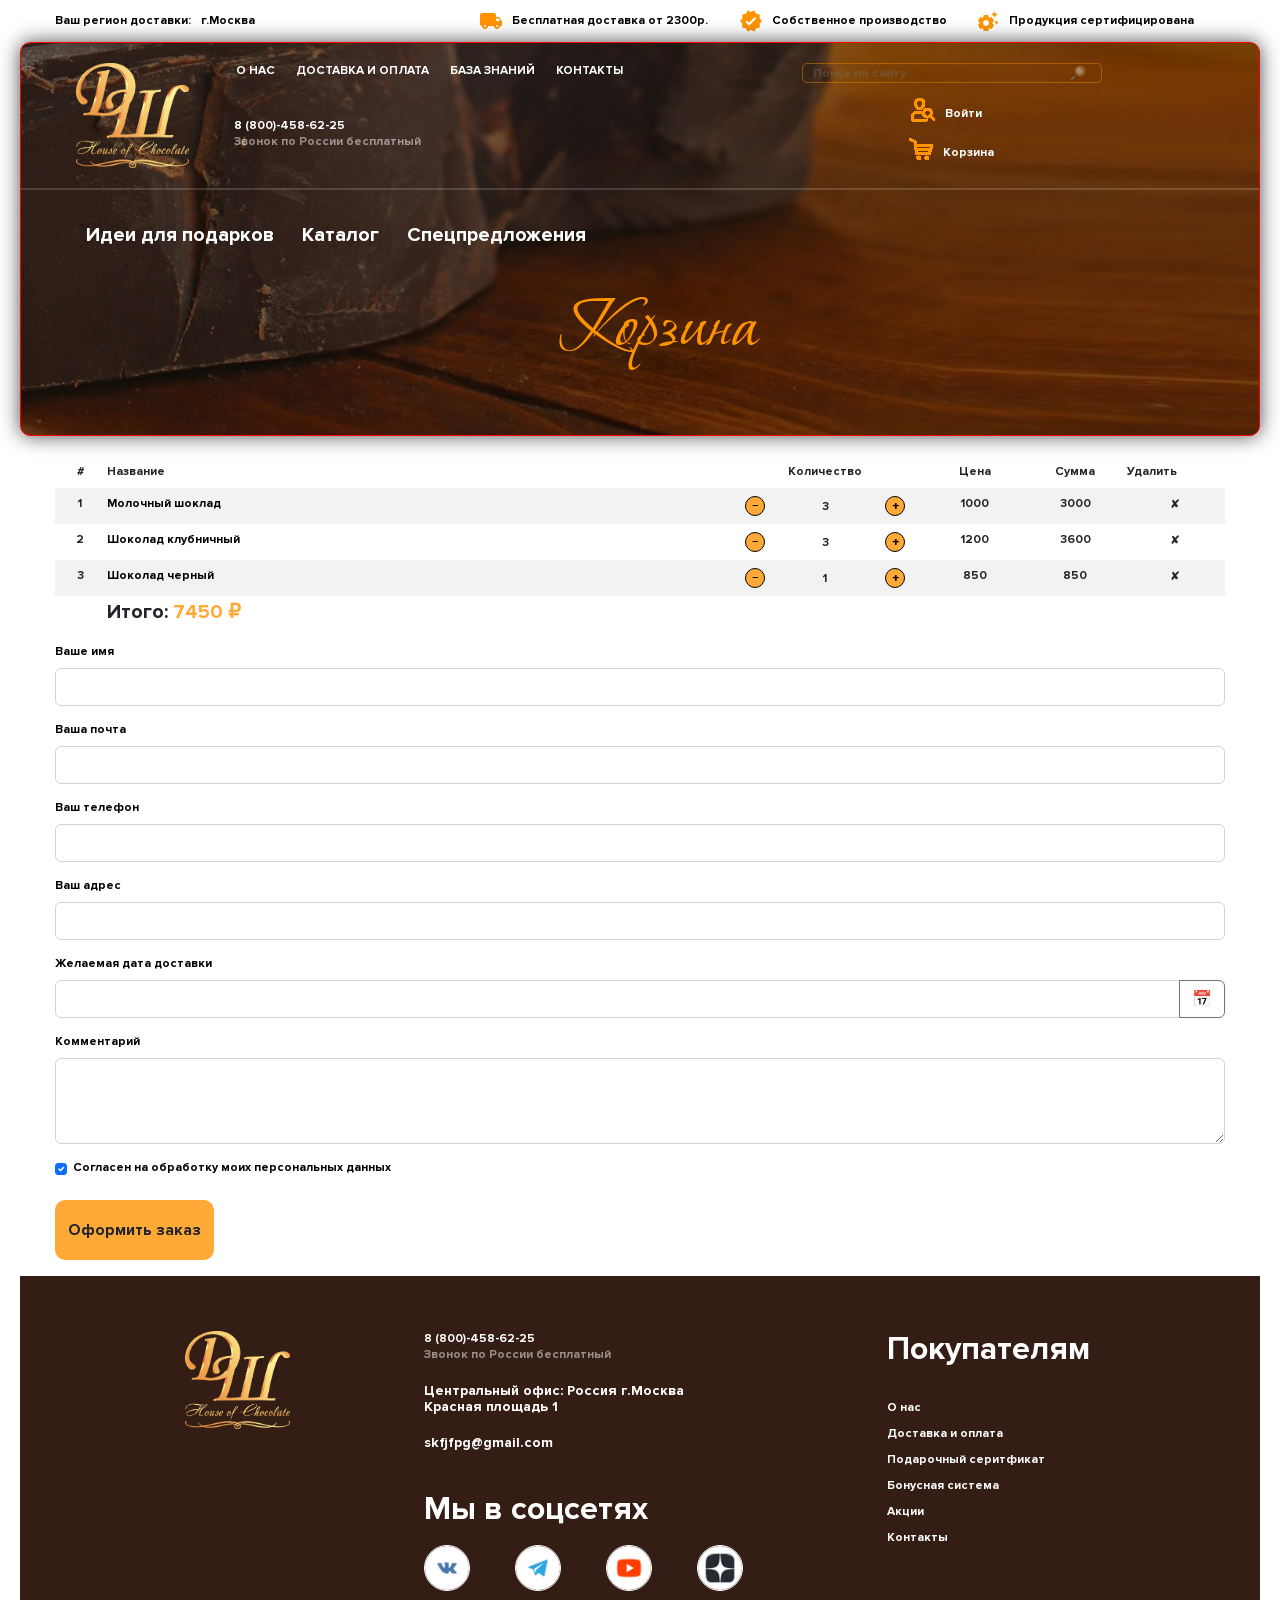
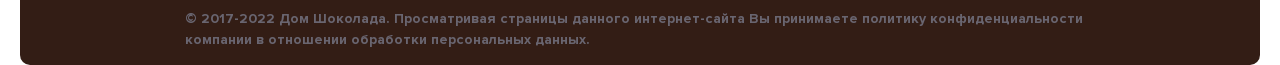
<file: Магазин/order.html>
<!DOCTYPE html>
<html lang="ru">
    <head>
        <meta charset="utf-8">
        
        <meta name="viewport" content="width=device-width, initial-scale=1.0">
        
        <title>Product</title>
        <link rel="stylesheet" href="css/bootstrap.css">
        <link rel="stylesheet" href="css/style.css">
        
        
        
        <script defer src="js/jquery-3.6.1.min.js"></script>
        <script defer src="js/jquery-ui.min.js"></script>
        <script defer src="js/gallery.js"></script>
        <script defer src="js/datepicker.js"></script>
        <script defer src="js/main.js"></script>

    </head>
    
    <body>
        <section class="container top">
                   
                   <div class="d1">Ваш регион доставки:<span id="city">г.Москва</span></div>
                   <div class="dostavka">
                        <div class="d2">
                            <img src="image/bus.svg">
                             <p>Бесплатная доставка от 2300р.</p>
                        </div>
                        <div class="d2">
                              <img src="image/check.svg">
                              <p>Собственное производство</p>
                        </div>
                        <div class="d2 del1">
                              <img src="image/gear.svg">
                              <p>Продукция сертифицирована</p>
                        </div>
                   </div> 
                   
            </section>
        
        
        <header3>
            
            <section class="container center">
                <div><a href="index.html"><img class = "logo1" src="image/logo (1).png" width="113" alt="Шоколадный дом"</a></div>
                <div class="navcont">
                    <div class="nav">
                        <a href ="#">О НАС</a>
                        <a href ="#">ДОСТАВКА И ОПЛАТА</a>
                        <a href ="#">БАЗА ЗНАНИЙ</a>
                        <a href ="contact.html">КОНТАКТЫ</a>
                    </div>
                    <div class="tel">
                        <a href ="tel:88004586225">8 (800)-458-62-25</a>
                        <p>Звонок по России бесплатный</p>
                    </div>
                </div>
                 <div class="navcont1">
                    <input class="search" type="search" name="search" placeholder="Поиск по сайту">
                    <p class="user"><img src="image/user.png">Войти</p>
                    <p class="basket1"><img src="image/basket.png">Корзина</p>
                </div>
                
            
            </section>
            <div class="line"></div>
            <section class="container bottom">
                <ul>
			        <li><a href="#">Идеи для подарков</a>
                        <ul class="af">
			                <li><a href="catalog.html">День рождения</a></li>
			                <li><a href="catalog.html">8 марта</a></li>
			                <li><a href="catalog.html">23 февраля</a></li>
			            </ul>
                    </li>
			        <li><a href="catalog.html">Каталог</a>
                    
                    </li>
			        <li><a href="#">Спецпредложения</a></li> 
			    </ul>
            
            </section>
            <div class="container containercontent">
                <div class= "title cont">Корзина</div>   
           </div>
           
       </header3>
        
            
            
             <main class="order">
            <section class="container">
                <table class="table table-striped">
                    <thead>
                        <tr>
                            <th scope="col" class="index">#</th>
                            <th scope="col" class="name">Название</th>
                            <th scope="col" class="qty">Количество</th>
                            <th scope="col" class="price">Цена</th>
                            <th scope="col" class="sum">Сумма</th>
                            <th scope="col" class="delete">Удалить</th>
                        </tr>
                    </thead>
                    <tbody>
                        <!-- список товаров генерим на лету -->
                    </tbody>
                    <tfoot>
                        <tr style="font-size: 20px;">
                        <th scope="col" class="index"></th>
                        <th scope="col" class="allsum" colspan="5">
                            Итого:
                            <span></span>
                        </th>
                        </tr>
                    </tfoot>
                </table>
            </section>
            
            <section class="container">
                <form>
                    <div class="mb-3">
                        <label for="name" class="form-label">Ваше имя</label>
                        <input type="text" class="form-control" id="name" name="name">
                    </div>
                    <div class="mb-3">
                        <label for="mail" class="form-label">Ваша почта</label>
                        <input type="text" class="form-control" id="mail" name="mail">
                    </div>
                    <div class="mb-3">
                        <label for="phone" class="form-label">Ваш телефон</label>
                        <input type="text" class="form-control" id="phone" name="phone">
                    </div>
                    <div class="mb-3">
                        <label for="addr" class="form-label">Ваш адрес</label>
                        <input type="text" class="form-control" id="addr" name="addr">
                    </div>
                    <label for="date" class="form-label">Желаемая дата доставки</label>
                    <div class="input-group mb-3">
                        <input type="text" class="form-control" id="date" name="date" readonly>
                        <button class="btn btn-outline-secondary icon" type="button">&#128197;</button>
                    </div>
                    <div class="mb-3">
                        <label for="comm" class="form-label">Комментарий</label>
                        <textarea class="form-control" id="comm" name="comm" rows="3"></textarea>
                    </div>
                    <div class="mb-3 form-check">
                        <input type="checkbox" class="form-check-input" id="agree" name="agree" checked>
                        <label class="form-check-label" for="agree">Согласен на обработку моих персональных данных</label>
                    </div>
                    <div class="mb-3">
                        <button type="button" class="btn but submit">Оформить заказ</button>
                    </div>
                </form>
            </section>
            
            <section class="container empty">
                <h1>Ваша корзина пуста</h1>
                <p>Выберите товары в каталоге</p>
            </section>
        </main>
            
        
        
        
        
        
        <footer>
            <div class="contmin">
            <div class="foot">
                <div><a href="#"><img class = "logo1" src="image/logo (1).png" width="105" alt="Шоколадный дом"></a></div>
                <div class="contact">
                    <div class="tel">
                        <a href ="tel:88004586225">8 (800)-458-62-25</a>
                        <p>Звонок по России бесплатный</p>
                    </div>
                    <div class="adress">Центральный офис: Россия г.Москва Красная площадь 1</div>
                    <div class="mail"><a href="mailto:skfjfpg@gmail.com">skfjfpg@gmail.com</a></div>
                    <h2>Мы в соцсетях</h2>
                    <div class="seti">
                    <a href="#"><img class="mini1" src="image/vk1.png" width="46" alt="Шоколадный дом"></a>
                    <a href="#"><img class="mini1" src="image/telegram1.png" width="46" alt="Шоколадный дом"></a>
                    <a href="#"><img class="mini1" src="image/yt2.png" width="46" alt="Шоколадный дом"></a>
                    <a href="#"><img class="mini1" src="image/zen2.png" width="46" alt="Шоколадный дом"></a>
                </div>
                </div>
                <div class="faq">
                    <h2>Покупателям</h2>
                    <a href="#">О нас</a>
                    <a href="#">Доставка и оплата</a>
                    <a href="#">Подарочный серитфикат</a>
                    <a href="#">Бонусная система</a>
                    <a href="#">Акции</a>
                    <a href="contact.html">Контакты</a>
                </div>
                <p></p>
            </div>
             <p class="n">© 2017-2022 Дом Шоколада. Просматривая страницы данного интернет-сайта Вы принимаете политику конфиденциальности компании в отношении обработки персональных данных.</p>
            </div>
           
        </footer>
    </body>
</html>
</file>
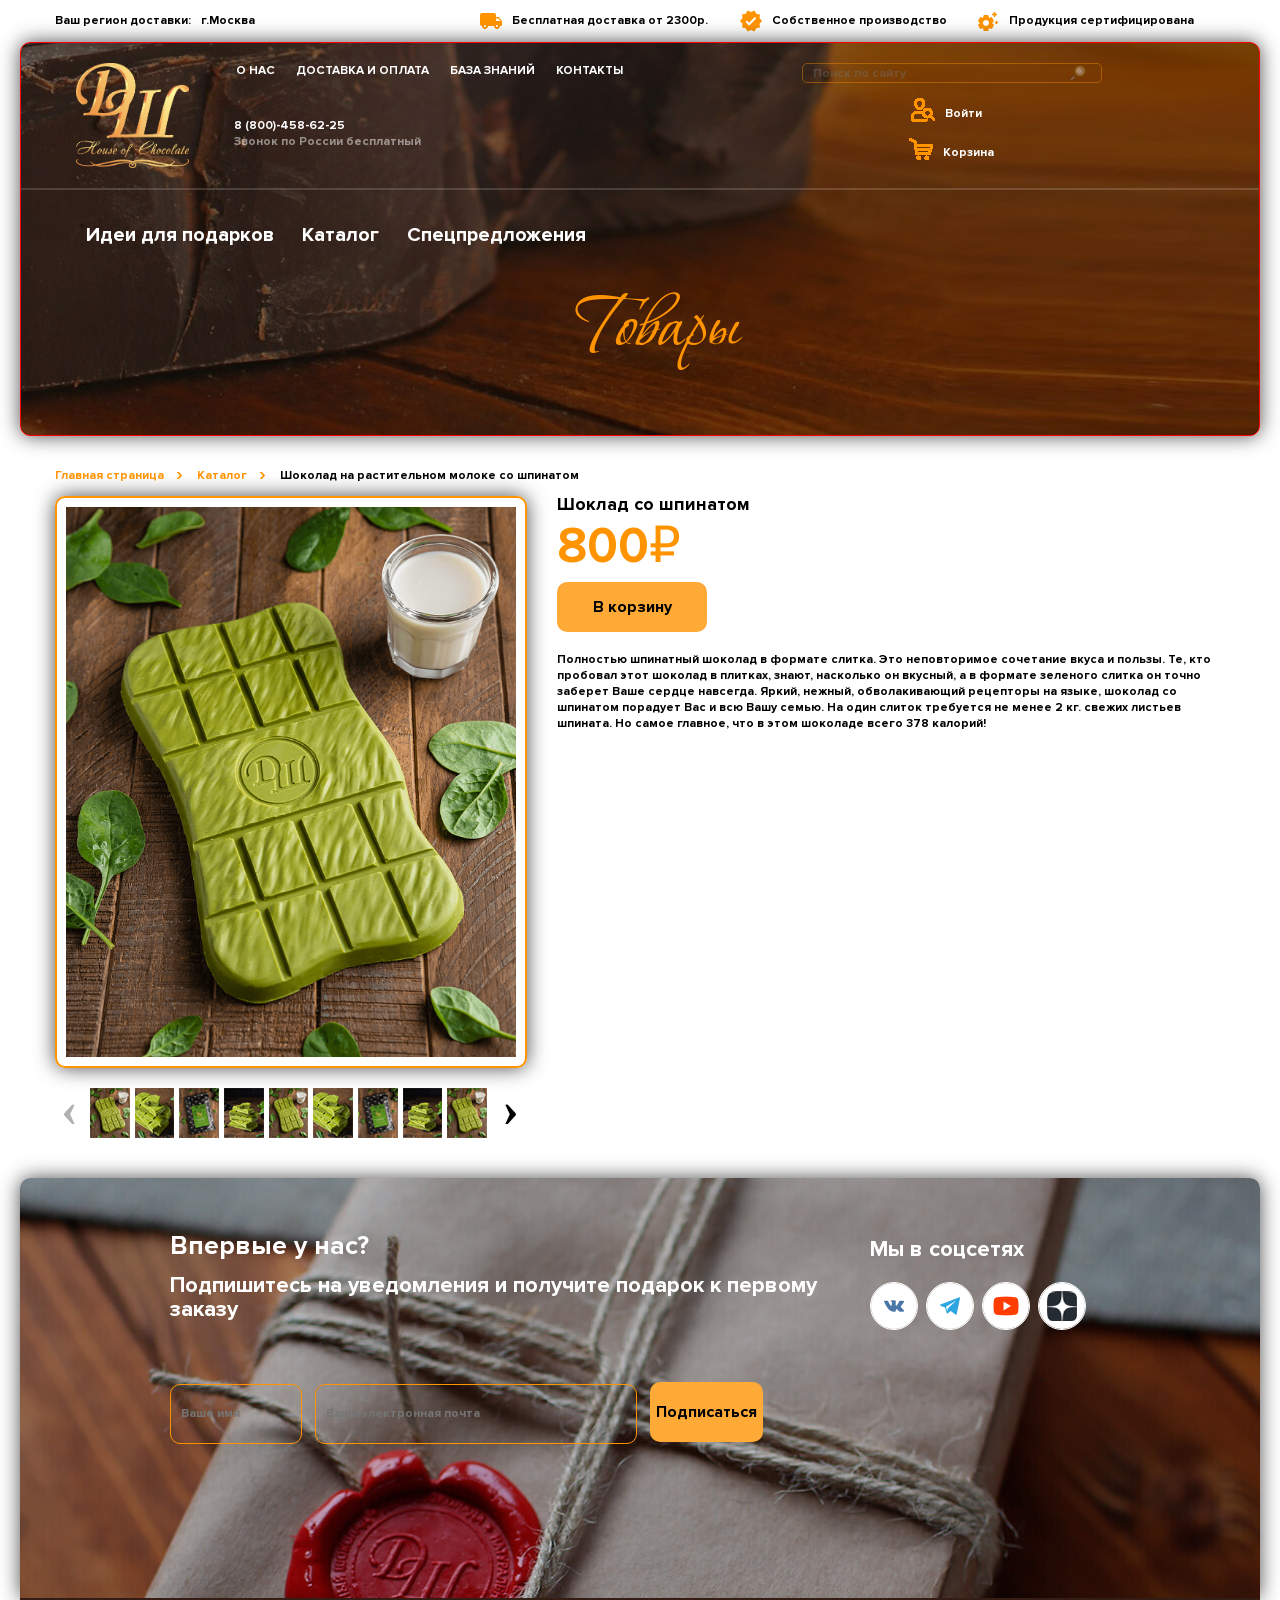
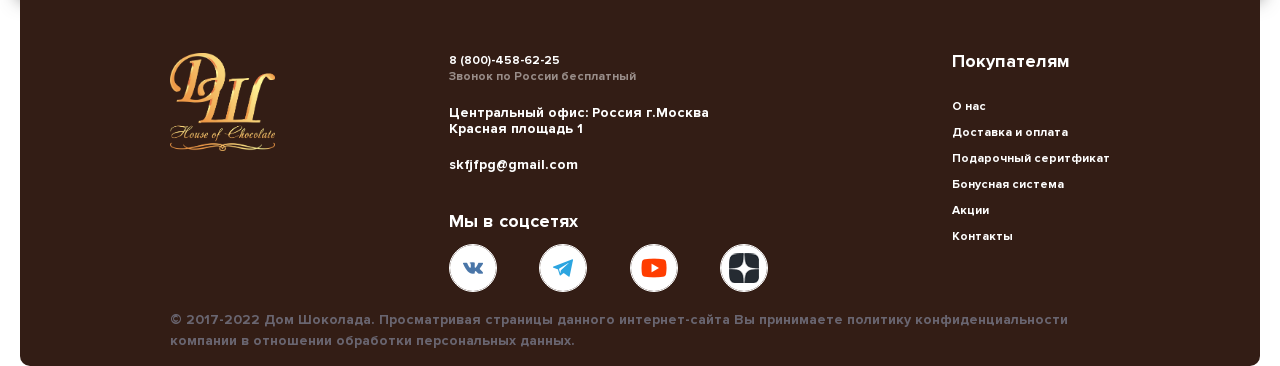
<file: Магазин/product.html>
<!DOCTYPE html>
<html lang="ru">
    <head>
        <meta charset="utf-8">
        
        <meta name="viewport" content="width=device-width, initial-scale=1.0">
        
        <title>Product</title>
        
        <link rel="stylesheet" href="css/style.css">
        <link rel="stylesheet" href="css/jquery-ui.css">
  
        
        <script defer src="js/jquery-3.6.1.min.js"></script>
        <script defer src="js/jquery-ui.min.js"></script>
        <script defer src="js/gallery.js"></script>
        <script defer src="js/lightbox.js"></script>
        <script defer src="js/main.js"></script>

    </head>
    
    <body>
        <section class="container top">
                   
                   <div class="d1">Ваш регион доставки:<span id="city">г.Москва</span></div>
                   <div class="dostavka">
                        <div class="d2">
                            <img src="image/bus.svg">
                             <p>Бесплатная доставка от 2300р.</p>
                        </div>
                        <div class="d2">
                              <img src="image/check.svg">
                              <p>Собственное производство</p>
                        </div>
                        <div class="d2 del1">
                              <img src="image/gear.svg">
                              <p>Продукция сертифицирована</p>
                        </div>
                   </div> 
                   
            </section>
        
        
        <header3>
            
            <section class="container center">
                <div><a href="index.html"><img class = "logo1" src="image/logo (1).png" width="113" alt="Шоколадный дом"</a></div>
                <div class="navcont">
                    <div class="nav">
                        <a href ="#">О НАС</a>
                        <a href ="#">ДОСТАВКА И ОПЛАТА</a>
                        <a href ="#">БАЗА ЗНАНИЙ</a>
                        <a href ="contact.html">КОНТАКТЫ</a>
                    </div>
                    <div class="tel">
                        <a href ="tel:88004586225">8 (800)-458-62-25</a>
                        <p>Звонок по России бесплатный</p>
                    </div>
                </div>
                 <div class="navcont1">
                    <input class="search" type="search" name="search" placeholder="Поиск по сайту">
                    <p class="user"><img src="image/user.png">Войти</p>
                   <a href="order.html"><p class="basket1"><img src="image/basket.png">Корзина</p></a>
                </div>
                
            
            </section>
            <div class="line"></div>
            <section class="container bottom">
                <ul>
			        <li><a href="#">Идеи для подарков</a>
                        <ul class="af">
			                <li><a href="catalog.html">День рождения</a></li>
			                <li><a href="catalog.html">8 марта</a></li>
			                <li><a href="catalog.html">23 февраля</a></li>
			            </ul>
                    </li>
			        <li><a href="catalog.html">Каталог</a>
                    
                    </li>
			        <li><a href="#">Спецпредложения</a></li> 
			    </ul>
            
            </section>
            <div class="container containercontent">
                <div class= "title cont">Товары</div>   
           </div>
           
       </header3>
        
            <main>
             <section class="container">
                <ul class="breadcrumbs" itemscope itemtype="https://schema.org/BreadcrumbList">
                    <li itemprop="itemListElement" itemscope itemtype="https://schema.org/ListItem">
                        <a href="index.html">
                            <span itemprop="name">Главная страница</span>
                        </a>
                        <meta itemprop="position" content="1">
                        <link itemprop="url" href="index.html">
                    </li>
                    
                    <li itemprop="itemListElement" itemscope itemtype="https://schema.org/ListItem">
                        <a href="catalog.html">
                            <span itemprop="name">Каталог</span>
                        </a>
                        <meta itemprop="position" content="2">
                        <link itemprop="url" href="catalog.html">
                    </li>
                    
                    <li itemprop="itemListElement" itemscope itemtype="https://schema.org/ListItem">
                        <span itemprop="name">Шоколад на растительном молоке со шпинатом </span>
                        <meta itemprop="position" content="3">
                        <link itemprop="url" href="product.html">
                    </li>
                </ul>
            </section>
            
            <section class="container">
                <div class="product" data-product-id="123443454" itemscope itemtype="https://schema.org/Product">
                    <div class="images">
                        <div class="bigimage">
                            <img src="image/product/1.jpg" width="450" height="550"  alt="Фисташковый шоколад" itemprop="image">
                        </div>
                        
                        <div class="gallery">
                            <div>
                                <div class="rail">
                                    <img src="image/product/mini_1.jpg" alt="Фисташковый шоколад" itemprop="image">
                                    <img src="image/product/mini_2.jpg" alt="Молочный шоколад" itemprop="image">
                                    <img src="image/product/mini_3.jpg" alt="Молочный с орехом" itemprop="image">
                                    <img src="image/product/mini_4.jpg" alt="Апельсиновый шоколад" itemprop="image">
                                    <img src="image/product/mini_1.jpg" alt="Апельсиновый с орехом" itemprop="image">
                                    <img src="image/product/mini_2.jpg" alt="Белый шоколад">
                                    <img src="image/product/mini_3.jpg" alt="Клубничный шоколад">
                                    <img src="image/product/mini_4.jpg" alt="Фисташковый шоколад 200гр">
                                    <img src="image/product/mini_1.jpg" alt="Молочный шоколад 200гр">
                                    <img src="image/product/mini_2.jpg" alt="Молочный с орехом 200гр">
                                    <img src="image/product/mini_3.jpg" alt="Апельсиновый шоколад 200гр">
                                    <img src="image/product/mini_4.jpg" alt="Апельсиновый с орехом 200гр">
                                    <img src="image/product/mini_1.jpg" alt="Белый шоколад 200гр">
                                    <img src="image/product/mini_2.jpg" alt="Клубничный шоколад 200гр">
                                    <img src="image/product/mini_3.jpg" alt="Апельсиновый шоколад 200гр">
                                    
                                    
                                </div>
                            </div>
                            <button type="button" class="gal_left disabled"><span>&#8249;</span></button>
                            <button type="button" class="gal_right"><span>&#8250;</span></button>
                        </div>
                    </div>
                    
                    <div class="offer">
                        <h1 itemprop="name">Шоклад со шпинатом</h1>
                        <p class="price" itemprop="offers" itemscope itemtype="https://schema.org/Offer">
                            <span itemprop="price">800</span>
                            <meta itemprop="priceCurrency" content="RUB">
                        </p>
                        <button type="button" class="btn btn-danger btn-buy">В корзину</button>
                        <p itemprop="description"></p>
                        <p>Полностью шпинатный шоколад в формате слитка. Это неповторимое 
                        сочетание вкуса и пользы. Те, кто пробовал этот шоколад в плитках, 
                        знают, насколько он вкусный, а в формате зеленого слитка он точно 
                        заберет Ваше сердце навсегда. Яркий, нежный, обволакивающий рецепторы 
                        на языке, шоколад со шпинатом порадует Вас и всю Вашу семью. На один 
                        слиток требуется не менее 2 кг. свежих листьев шпината. Но самое 
                        главное, что в этом шоколаде всего 378 калорий!</p>
                       
                    </div>
                </div>
            </section>
           
        
        
        
        
           











           <section>
            <div class="forma">
                 <div class="contmin">
                   <div class="formasvyzi"> 
                   <div class="form">
                        <h3>Впервые у нас?</h3>
                        <p>Подпишитесь на уведомления и получите подарок к первому заказу</p>
                        <input class="name1" type="fullname" name="fullname" placeholder="Ваше имя">
                        <input class="email" type="email" name="email" placeholder="Ваша электронная почта">
                        <button class="but" type="Submit">Подписаться</button>
                    </div>
                   
                    <div class="seti2">
                    <h4>Мы в соцсетях</h4>
                        <a href="#"><img src="image/vk1.png" width="46" alt="Шоколадный дом"></a>
                        <a href="#"><img src="image/telegram1.png" width="46" alt="Шоколадный дом"></a>
                        <a href="#"><img src="image/yt2.png" width="46" alt="Шоколадный дом"></a>
                        <a href="#"><img src="image/zen2.png" width="46" alt="Шоколадный дом"></a>
                    </div> 
                 </div>
                
            </div>
            </div>
            
            </section>
            
        </main>
        
        
        
        
        
        <footer>
            <div class="contmin">
            <div class="foot">
                <div><a href="#"><img class = "logo1" src="image/logo (1).png" width="105" alt="Шоколадный дом"></a></div>
                <div class="contact">
                    <div class="tel">
                        <a href ="tel:88004586225">8 (800)-458-62-25</a>
                        <p>Звонок по России бесплатный</p>
                    </div>
                    <div class="adress">Центральный офис: Россия г.Москва Красная площадь 1</div>
                    <div class="mail"><a href="mailto:skfjfpg@gmail.com">skfjfpg@gmail.com</a></div>
                    <h2>Мы в соцсетях</h2>
                    <div class="seti">
                    <a href="#"><img class="mini1" src="image/vk1.png" width="46" alt="Шоколадный дом"></a>
                    <a href="#"><img class="mini1" src="image/telegram1.png" width="46" alt="Шоколадный дом"></a>
                    <a href="#"><img class="mini1" src="image/yt2.png" width="46" alt="Шоколадный дом"></a>
                    <a href="#"><img class="mini1" src="image/zen2.png" width="46" alt="Шоколадный дом"></a>
                </div>
                </div>
                <div class="faq">
                    <h2>Покупателям</h2>
                    <a href="#">О нас</a>
                    <a href="#">Доставка и оплата</a>
                    <a href="#">Подарочный серитфикат</a>
                    <a href="#">Бонусная система</a>
                    <a href="#">Акции</a>
                    <a href="contact.html">Контакты</a>
                </div>
                <p></p>
            </div>
             <p class="n">© 2017-2022 Дом Шоколада. Просматривая страницы данного интернет-сайта Вы принимаете политику конфиденциальности компании в отношении обработки персональных данных.</p>
            </div>
           
        </footer>
    </body>
</html>
</file>
<file: Магазин/css/style.css>
font-face {
  font-family: 'ProximaNova';
  src: url('../fonts/ProximaNova-Light.woff2') format('woff2');
  font-weight: 200;
  font-style: normal;
} 


font-face {
  font-family: 'ProximaNova';
  src: url('../fonts/ProximaNova-Regular.woff2') format('woff2');
  font-weight: 400;
  font-style: normal;
}
@font-face {
  font-family: 'ProximaNova';
  src: url('../fonts/ProximaNova-Bold.woff2') format('woff2');
  font-weight: 500;
  font-style: bold; 
}   

@font-face {
    font-family: 'Vera Crouz';
    src: url('../fonts/VeraCrouz.woff2') format('woff2');
    font-weight: 300;
    font-style: normal;
    font-display: swap;
}

* {
  border: 1px solid #f00; }

/* global reset */

  
html, body, body div, div, span, h1, h2, h3, h4, h5, h6,
p, a, em, img, small, strike, strong, sub, sup, b, u, i,
dl, dt, dd, ol, ul, li, fieldset, form, label, legend,
table, caption, tbody, tfoot, thead, tr, th, td, aside,
section, article, header, footer, main, input, textarea {
	margin: 0;
	padding: 0;
	border: none;
	outline: none;
    background: none;
}

ol, ul, li {
	list-style: none;
}
table {
	border-collapse: collapse;
	border-spacing: 0;
}
html * {
    max-height: 1000000px;
}
input, textarea {
    font: inherit;
}
button {
    cursor: pointer;
	border: none;
	outline: none;
    background: none;
}
html, body {
    height: 100%;
}

a {
    text-decoration: none;
    cursor: pointer;
    color: white;
}


a:hover > span {
    text-decoration: underline;
}
.container {
    margin: 0 auto;
    max-width: 1250px;
    padding-left:15px;
    padding-right:15px;
}

/* main */
body {
    font: 12px/16px 'ProximaNova'; 
    background: #fff;
    color: black;
    display: flex;
    flex-direction: column;
    min-width: 320px;
}
header {
    height: 100%; 
    background:url('../image/poster1.jpg') center no-repeat;
    color: black;
    box-shadow: 0 0 40px rgb(0 0 0 / 70%);
    
}
main {
    flex: 1 1 auto;
}
footer {
    flex: none;
    background:#331d15;
    color: #fff;
    margin-left: 20px;
    margin-right: 20px;
    border-radius: 0 0 10px 10px;
}

/*header*/
       /*Город + акции*/
.top {
    display: flex;
    height: 50px;
    justify-content: space-between;
    font-size: 12px;
    background: white;
    padding-top:10px;
    padding-bottom:10px;
    width: 1280px;
   
    
}

#city {
    cursor: pointer;
    padding-left: 10px;
   
}

#city:hover {
			    color: #ff9400;
                font-size: 14px;
                
		}

/*выбор города и доставка*/
.screener {
    background: linear-gradient(5deg, rgba(31,25,13,0.2413340336134454) 0%, rgba(61,48,49,0.2413340336134454) 5%);
    position: fixed;
    top: 0;
    bottom: 0;
    left: 0;
    right: 0;
    cursor: pointer; }

.modal {
    background: white;
    border-radius: 10px;
    position: fixed;
    left: calc(50% - 240px);
    width: 400px;
    top: 200px;
    padding: 40px;
    z-index: 1;
    display: block;
}

.close {
        position: absolute;
    top: 10px;
    right: 10px;
    width: 20px;
    height: 20px;
    border-radius: 5px;
    color: red;
    font-size: 14px;
    box-shadow: 0 0 5px rgb(0 0 0 / 25%);
}

.modal p {
    font-size: 14px;
    line-height: 22px;
    letter-spacing: 0.05em;
    cursor: pointer;
    color: #000000;
}

.modal h3 {
    padding-bottom: 20px;
    
}

.modal p:hover {
    color:#ff9400;
} 




#lightbox img {
    width: 100%;
    height: 100%;
    opacity: 0;
    transition: opacity 2s;
}

#lightbox.ready img {
    opacity: 1;
}

.dostavka{
    display: flex;
    align-items: center;
    font-size: 12px;
    justify-content: space-evenly;
    width: 760px;
    font-weight: 400;
    line-height: 1.5;
    
    
}

.d1 {
    display: flex;
    align-items: center;
    margin-right: 16px
    
}

.d2 {
    display: flex;
    align-items: center;
    margin-right: 16px
}
    


.d2 p {
    padding-left: 10px;
    
}
/*Лого тел и строка поиска с корзиной*/
.center {
    display: flex;
    padding-top:20px;
        
}

.nav {
    display:flex;
    max-width: 450px;
    height:20px;
    margin-bottom: 35px;
    font-size: 12px;
    font-weight: 600;
    justify-content: space-evenly;
    width: 95%;
    
    
    
}

.tel {
    width: 350px;
    font-size: 12px;
    font-weight: 600;
     padding-left:40px;
}
    

.nav a{
   
   color: white;
}

.nav a:hover {
    color: #ff9400;
}
.tel p  {
    color: hsla(0,0%,100%,.5);
}

.tel a:hover {
    color: #ff9400;
}

.navcont {
    width:100%;
    margin-left: 5px;
}

.navcont1 {
    width: 100%;
    display: flex;
    flex-direction: column;
    align-items: center;
   
}

.navcont1 input {
    max-width: 300px;
    height: 20px;
    opacity: 0.4;
    border: 1px solid #ff9400;
    border-radius: 5px;
    box-sizing: border-box;
    width:100%;
    float: right;
    background:url('../image/search.png') no-repeat;
    background-position: right;
    padding-left: 10px;
    padding-right: 10px;
    background-position-x: 95%;
    display:block;
    color: white;
}

input:: -webkit-input-placeholder { color: white; }

.user {
    display:inline-block;
    margin-right: 10px;
    margin-top: 10px;
    font-size: 12px;
    font-weight: 600;
    color: white;
    
}

.user:hover {
    color: #ff9400;
    cursor: pointer;
}

p img {
    padding-right:10px;
    position: relative;
    top: 5px;
}

.basket1 {
    display:inline-block;
    margin-top: 10px;
    font-size: 12px;
    font-weight: 600;
    color: white;
}

.basket1:hover {
    color: #ff9400;
    cursor: pointer;
}


.line {
    height: 0px;
    opacity: 0.4;
    border: 1px solid #ffffff63;
    position: relative;
    margin: 0 auto;
    max-width: 1250px;
    padding-left: 15px;
    padding-right: 15px;
    margin-top: 15px;
    margin-bottom: 15px; 
    
        }
        
/*Выпадающее меню*/        

			 ul {
			    padding:0;
			    margin:0;
			    list-style: none;
			    position: relative;
                
                
			    }
			 
			/* применяем inline-block позиционирование к элементам навигации */
			 ul li {
			    margin: 0px 5px 0 0;
			    display:inline-block;
                
			    }
                
            .af li {
			    margin: 0px -7px 0 0;
			    display: block;
                text-align: left;
                
                               
			    }  
             .af {
                 border-radius: 10px;
                  background: white;
             }
          
			
			/* стилизуем ссылки */
			.bottom a {
			    display:block;
			    padding:0 10px;
			    color:#FFF;
			    font-size:20px;
			    line-height: 60px;
			    text-decoration:none;
              text-align: left;
               
                
			}
            
            .af a {
                color: black;
            }
			
			/* изменяем цвет фона при наведении курсора */
		 a:hover {
			    color: #ff9400;
                
                
		}


.bottom ul ul {
			    display: none;
			    position: absolute;
			    top: 100%;
                
			}
			
			/* отображаем выпадающий список при наведении */
			.bottom ul li:hover > ul {
			    display:inherit;
                
			}
			
			/* первый уровень выпадающего списка */
			/*. bottom ul ul li {
			    min-width:170px;
			    float:none;
			    display:list-item;
			    position: relative;
			} */  
        
 /*main*/
    .containercontent  {
        
        
        top: 54%;
        text-align: center;
        padding-left:50px;
       
        
    }
 
    .title {
        font-family: 'Vera Crouz';
        color: #ff9400;
        font-size: 120px;
        width: 100%;
        text-align: center;
        margin-bottom: 100px;
        text-shadow: 0 0 40px #54422a;
        margin-top: 15%;
        
    }
    
    .titleb {
        font-family: 'ProximaNova';
        color: white;
        font-size: 32px;
        line-height: 35px;
        letter-spacing: 1px;
        text-align: center;
        font-weight: 600;
        margin-top: 2rem;
        margin-bottom: 16rem;
    }
    
    .arrow-image-down {
        position: relative;
        bottom: -0px;
        animation: bounce 2s infinite;
        margin-top: 50px;
    }
    
    @keyframes bounce {
        100% { bottom: 0; }
        100% { bottom: 10px; }
    }
    
    
    .contmin {
        margin: 0 auto;
        max-width: 940px;
        padding-left:15px;
        padding-right:15px;
    }
    
    
/*таймер*/
 .action {
   
    
    color: #ff9400;;
}
/*.action .container {
    display: flex;
    justify-content: center;
    align-items: center;
    gap: 30px;
    height: 90px;
}  */

.action{
    position: relative;
    top: -200px;
}
.action p {
    width: 100%;
    text-align: center;
}
.actiontimer {
    display: block;
    line-height: 50px;
}
.actiontimer span {
    font-size: 30px;
    line-height: 40px;
    vertical-align: top;
}




 
    
 
 /*слайдер*/

    .carousel {
        position: relative;
        padding: 10px 40px;
       
        margin-bottom: 50px;
     
    }
    .prev {
        left: 7px;
    }
    
    .prev:hover {
    color: #ff9400;
    cursor:pointer;
}

    .next {
        right: 7px;
    }
    
     .next:hover {
    color: #ff9400;
    cursor:pointer;
}

    .gallery1 {
        max-width: 1120px;
        width: 100%;
        overflow: hidden;
    }
    
    .gallery1 ul {
      
        width: 9999px;
        margin: 0;
        padding: 0;
        list-style: none;
        transition: margin-left 250ms;
        font-size: 0;
    }

    .gallery1 li {
      display: inline-block;
      margin: 10px;
      
    }
    li img {
       border-radius:10px; 
    }


    .arrow {
      position: absolute;
      top: 180px;
      padding: 0;
      
      font-size: 50px;
      line-height: 24px;
      color: #ff9411;
      display: block;
    }
    
    .arrow:hover {
	    color: #FF4500;
        
		}

    .shoco {
        background: url(../image/poster2.jpg) center no-repeat fixed;
        background-size: cover;
        height: 490px;
        border-radius:10px;
        margin-top: 50px;
        margin-left:20px;
        margin-right:20px;
        margin-bottom: 20px;
        box-shadow: 0 0 20px rgb(0 0 0 / 70%);
        
        
    }
     
    .shoco  p {
        font-family: 'Vera Crouz';
        line-height: 50px;
        color: white;
        padding-top: 170px;
        font-size: 50px;
        font-weight: 400;
        text-align: center;
       
    }
    
    .forma {
        background:url('../image/poster3.jpg') center no-repeat;
        height: 420px;
        border-radius:10px 10px 0 0;
        margin-left:20px;
        margin-right:20px;  
        box-shadow: 0 0 20px rgb(0 0 0 / 70%);
            margin-top: 40px;
    }
    
     .form:hover {
			    color: #ff9400;
                
                
		}
    
    .formasvyzi {
        display: flex;   
    }
    
    .form {
        padding-top: 60px;
        max-width: 700px;
        width: auto;
    }
    
    .form h3 {
        font-size: 26px;
        color: white;
        
    }
    
    .form p {
        margin-top: 20px;
        font-size: 22px;
        color: white;
        line-height: 24px;
        margin-bottom: 60px;
        padding-right: 10px;
        
    }
    
    .name1 {
        border: 1px solid #ff9400;
        border-radius: 10px;
        max-width: 140px;
        height: 60px;
        padding-left: 10px;
        box-sizing: border-box;
        margin-right: 10px;
        margin-bottom: 10px;
        color: white;
      
 
    }
    
    .email {
       
        
        border: 1px solid #ff9400;
        border-radius: 10px;
        max-width: auto;
        width:322px;
        height: 60px; 
        padding-left: 10px;
        box-sizing: border-box;
        margin-bottom: 10px;
        margin-right: 10px;
        color: white;
    }
    
    .but {
        max-width: 200px;
        height: 60px; 
        border-radius: 10px;
        background: #ffaa36;
        font: 16px/18px 'ProximaNova'; 
    }
    
    .but:hover {
        background: #9d661a;
    }
    
    h4 {
        margin-top: 60px;
        color: white;
        margin-bottom: 20px;
        font: 22px/24px 'ProximaNova'; 
}
    .seti2 img {
        border-radius: 50%;
        margin-right:5px;
        border: 1px solid;
    }
    
    .seti2 a img:hover {
        border: 1px solid orange;
    }
    
/*footer*/
    .foot {
              
        display: flex;
        margin-top: 55px;
        
    }
    .contact {
        max-width: 330px;
        width: auto;
        margin: 0 auto;
    }

    .contact .tel {
        width: auto;
        padding-left: 5px;
        padding-right: 5px;
       
    }
    
    .adress, .mail {
        font-size:14px;
        padding-left:5px;
        padding-right: 5px;
        margin-top: 20px;
        margin-bottom:20px;
    }

    

    .mail a:hover {
    color: #ff9400;
    }
    
    .seti {
        padding-left:5px;
        padding-right: 5px;
        margin-top: 15px;
        display: flex;
        justify-content:space-between;
    }
    .seti img {
        border-radius: 50%;
        border: 1px solid;
    }
    
    .seti a img:hover {
        border: 1px solid orange;
    }
    
    h2 {
       margin-top: 40px;
       padding-left:5px;
       padding-right: 5px;
    }
    
    .faq{
        display:flex;
        flex-direction: column;
        margin-left: 10px;
    }
    
    .faq h2 {
       margin-bottom: 30px;
       margin-top: 0px;
       padding-left:0;
    }
    
    .faq a {
        padding-bottom: 10px;
    }
    
    .n {
        
        line-height: 1.5;
        text-align: left;
        color: #696570;
        font-size: 14px;
        font-weight: 400;
        padding-bottom: 15px;
        padding-top: 12px;
       
    }
   
    

/*html contact*/
    header2 {
        border-radius: 10px;
        margin-left: 20px;
        margin-right: 20px;
        height: 400px; 
        background:url('../image/poster4.jpg') center no-repeat;
        margin-bottom: 20px;
        box-shadow: 0 0 20px rgb(0 0 0 / 70%);
    }
    
    .cont {
        margin-top: 5%;
        font-size: 80px;
    }
    
    .spec {
         opacity: 0.4;
         text-align: center;
          font-size: 20px;
          margin-bottom:20px;
          line-height: 1.5;
    }
    
    .map {
        
        height: 360px;
        width: 100%;
    }
    
    
/*html Каталог*/

header3 {
        border-radius: 10px;
        margin-left: 20px;
        margin-right: 20px;
        height: 400px; 
        background:url('../image/poster5.jpg') center no-repeat;
        margin-bottom: 20px; 
        box-shadow: 0 0 20px rgb(0 0 0 / 70%);        
}

/* catalog */
.catalog .container {
    display: flex;
    gap: 20px;
    margin-top: 10px;
    margin-bottom: 30px;
}
.catalog aside {
    flex: 0 0 250px;
    background: url(../image/poster6.jpg) fixed no-repeat;
    color: white;
    border-radius: 10px;
    box-shadow: 0 0 20px rgb(0 0 0 / 70%);
}
.catmenu {
    padding: 20px;
}



.catmenu ul {
    margin-top: 10px;
}
.catmenu > ul > li {
    padding: 5px 30px 5px 0;
    border-top: 2px dashed #ff9400;
}
.catmenu ul ul {
    margin: 0;
    position: relative;
    left: 30px;
}
.catmenu ul ul::before {
    content: '';
    position: absolute;
    top: -30px;
    right: 0;
    transition: transform 1s;
    cursor: pointer;
}
.catmenu .open::before {
    transform: rotateX(180deg);
}
.catmenu li li {
    font-size: 14px;
    line-height: 30px;
}
.catmenu.simple li li {
    display: none;
}
.catmenu.simple .open li {
    display: list-item;
}
.catalog .filters {
    padding: 20px;
    text-align: center;
}
.filters input {
    border: 1px solid #ff9400;
    color: white;
    padding: 2px 5px;
    width: 150px;
    text-align: center;
    margin-top: 20px;
    margin-bottom: 20px;
    border-radius: 10px;
}
#slider-range {
    margin: 20px 0;
}
#slider-range .ui-widget-header {
    background: #ff9400;
}
.catalog article {
    /* display: table; */
    display: flex;
    flex-wrap: wrap;
    gap: 8px;
}
.cat-item {
    width: 270px;
    height: 140px;
    border: 5px solid #ff9400;
    /*float: left;*/
    /* display: inline-block; */
    /* vertical-align: top; */
    box-shadow: 0 0 20px rgb(0 0 0 / 70%);
    border-radius:10px;
    cursor: pointer;
    
}

.cat-item img:hover {
    border: 1px solid #ff5722;
    border-radius:10px;
    box-shadow: 0 0 20px rgb(0 0 0 / 70%);
    }

.catmenu li {
    display: block;
}

.filters p  {
    font-size: 20px;
    padding-top:5px;
    padding-bottom: 10px;
}

.cat-item a{
    position: relative;
    top: -80px;
    left: 200px;
    color: white;
    cursor: pointer;
}
.cat-item a:hover {
    color: #ff9400;
    }    


.cat-item p{
    position: relative;
    top: -55px;
    left: 10px;
    width: 150px;
    font-size: 8px;
    color: white;
    
}


/*html карточка товара*/


/* breadcrumbs */
.breadcrumbs {
    padding: 10px 0;
    height: 20px;
}

.breadcrumbs a {
    color: #ff9400;
}
.breadcrumbs li {
    display: inline-block;
    vertical-align: top;
    padding-right: 20px;
    margin-right: 10px;
    position: relative;
    font-size: 12px;
    line-height: 20px;
}
.breadcrumbs a::after {
    display: block;
    position: absolute;
    right: 0;
    top: 0;
    width: 10px;
    height: 20px;
    content: '\203a';
    text-align: center;
    font-size: 20px;
    line-height: 16px;
}



/* Product*/

.product {
    display: flex;
    gap: 30px;
}
.images {
    flex: 0 0 470px;
}
.bigimage {
    width: 450px;
    height: 550px;
    border: 2px solid #ff9400;
    border-radius: 10px;
    padding: 9px;
    box-shadow: 0 0 20px rgb(0 0 0 / 70%);
}

.bigimage:hover {
    cursor:pointer;
}

.rail img:hover {
    cursor:pointer;
}

.gallery {
    width: 440px;
    height: 50px;
    margin-top: 20px;
    padding: 0 15px;
    position: relative;
}
.gallery button {
    height: 50px;
    position: absolute;
    top: 0;
    overflow: hidden;
    color: black;
}

 

.gallery .disabled {
    cursor: default;
    opacity: .3;
}
.gallery button:hover {
    color: #ffaa36;;
}
.gallery .disabled:hover {
    color: black;
}
.gallery .gal_left {
    left: 0;
}


.gallery .gal_right {
    right: 0;
    
}


.gallery button span {
    font: bold 50px/50px 'Roboto';
    display: inline-block;
    margin-top: -9px;
}
.gallery > div {
    width: 400px;
    height: 50px;
    overflow: hidden;
    position: relative;
    margin-left: 20px;
}
.gallery .rail {
    display: flex;
    gap: 5px;
    position: absolute;
    top: 0;
    left: 0;
    height: 50px;
}
.product .price {
    color: #ff9400;
    font-size: 50px;
    line-height: 70px;
}
.product .price span::after {
    content: '\20BD'
}

.btn-danger {
    width: 150px;
    height: 50px;
    border-radius: 10px;
    background: #ffaa36;
    font: 16px/18px 'ProximaNova';
    margin-bottom: 20px;
}

.btn-danger:hover {
        background: #9d661a;
    }




 /*html корзина*/


 
 /* order */
.order .icon {
    font-family: 'icomoon' !important;
    cursor: pointer;
}
.table tfoot th {
    border-bottom: none;
}
.table .allsum span {
    color: #ffaa36;
}
.table .allsum span::after {
    content: '\20\20BD'
}
.table .index {
    text-align: center;
    width: 50px;
}
.table .qty {
    text-align: center;
    width: 200px;
}
.table .price {
    text-align: center;
    width: 100px;
}
.table .sum {
    text-align: center;
    width: 100px;
}
.table td.delete {
    text-align: center;
    width: 100px;
}
.table .qty strong {
    min-width: 100px;
    text-align: center;
    display: inline-block;
    user-select: none;
}
.table .qty span {
    border-radius: 50%;
    border: 1px solid black;
    background: #ffaa36;
    color: black;
    width: 20px;
    height: 20px;
    display: inline-block;
    text-align: center;
    line-height: 20px;
    cursor: pointer;
    user-select: none;
}

plus:hover {
   
    color: black;
}

.table .qty .minus {
    margin-right: 10px;
}
.table .qty .plus {
    margin-left: 10px;
}
#order {
    height: 30px;
    text-align: center;
}
.container.empty,
.empty .container {
    display: none;
}
.empty .container.empty {
    display: block;
}

.name a {
    color:black;
}

/* calendar */
#calendar {
    height: auto;
}
.dp_grid {
    display: grid;
    grid-template-columns: repeat(7, auto);
}

.getter:hover {
    cursor: pointer;
    color: #ff9400;
}


@media (max-width: 1600px) {
    .container {
        width: auto;
        margin: 0 40px;
    }
}



@media (max-width: 1400px) {
    .container {
        width: auto;
        margin: 0 40px;
    }
}

@media (max-width: 1340px) {
    .container {
        width: auto;
        margin: 0 40px;
    }
    
    .gallery1 {
        max-width: 830px;
        width: 100%;
        overflow: hidden;
        margin: 0 auto;
    }
    
    
}

@media (max-width: 1031px) {
 
    
    .gallery1 {
        max-width: 550px;
        width: 100%;
        overflow: hidden;
        margin: 0 auto;
    }
    
    
}


@media (max-width: 992px) {
    .container {
        width: auto;
        margin: 0 20px;
    }
}

@media (max-width: 703px) {
 
    
    .gallery1 {
        max-width: 270px;
        width: 100%;
        overflow: hidden;
        margin: 0 auto;
    }
    
    .product {
    flex-direction: column;
    align-items: center;
}
    
}



@media (max-width: 670px) {
    .container {
        width: auto;
        margin: 0 10px;
    }
    
    .d2 {
        margin-right:5px;
        font-size:8px;
    }
    
   .logo1 {
        width: 60px;
    }
    
    .nav {
        max-width: 300px;
        font-size: 8px;
    }
    
    .table .qty strong {
    min-width: 50px;
}
}

@media (max-width: 620px) {
   .modal {
    left: calc(50% - 100px);
    width: 200px;
}
}   


@media (max-width: 610px) {
    .container {
        width: auto;
        margin: 0 10px;
    }
    
    
    .tel {
    width: 250px;
    font-size: 8px;
}

    .title {
        font-family: 'Vera Crouz';
        color: #ff9400;
        font-size: 70px;  }
        
        
    .shoco p {
        font-size: 30px;
         padding-top: 110px;
        
        }   
    
    .form p {
    font-size: 14px; }
    
    h4 {
    font: 10px/12px 'ProximaNova';
}

    .titleb  {
        font-size: 24px;
    }
    
 
.bottom a {
    font-size: 14px;
    line-height: 30px;
}


.cont {
    margin-top: 15%;
    font-size: 80px;
}

/*.container.center {
    flex-flow: column;
} */

.catalog .container {
    flex-direction: column;
}

.catalog article {
    justify-content: center;

}

.breadcrumbs {
    padding-bottom: 30px;
}


}


@media (max-width: 530px) {
    input.search {
        display:none;
    } 
    
    .bigimage {
    width: 300px;
    height: 450px;
    margin: 0 auto;
}

    .bigimage img {
     width: 300px;
    height: 450px;   
    }
    
    .gallery > div {
    width: 265px;
}

    .gallery {
    width: 300px;
}

.table .qty strong {
    min-width: 30px;
}

}

@media (max-width: 500px) {
    .tel {
    max-width: 170px;
    }
    
    .nav {
    max-width: 250px;
    font-size: 6px;   }
    
    .basket1 {
    font-size: 8px;
    }
    
    .user {
    font-size: 8px;
}
    div.d2.del1 {
        display:none;
    } 
    
.email {
    width: auto;
}


.form p {
    
    margin-right: 20px;
    margin-bottom: 20px;
   
}

    .adress, .mail {
        font-size: 8px;
}

    .mini1 {
        width:20px;
    }
    
    .user img {
        
        height:18px;
    }
    
    .basket1 img {
        
        height:18px;
    }
    
    .title {
        font-size: 50px;  }

}

@media (max-width: 462px) {
    .table .qty strong {
    min-width: 10px;
}
   
}

@media (max-width: 412px) {
    .qty {
    paddin-left:0;
    paddin-right:0;
}
   
}




@media (max-width: 390px) {
    .action {
    display: none;
    }
    
    .center {
        padding-left:0;
    }
    
    .tel {
    padding-left: 20px;
    }
    
    
    .container {
    padding-left: 0; 
    padding-right: 0; 
}
   
}
</file>
<file: Продажник - копия/css/custom.css>
@font-face {
  font-family: 'Roboto';
  src: url('../fonts/Roboto-Regular.woff2') format('woff2');
  font-weight: 400;
  font-style: normal;
} 


@font-face {
  font-family: 'Oranienbaum';
  src: url('../fonts/Oranienbaum-Regular.woff2') format('woff2');
  font-weight: 400;
  font-style: normal;
}


/** { border: 1px solid #f00; }  */

/* global reset */

  
html, body, body div, div, span, h1, h2, h3, h4, h5, h6,
p, a, em, img, small, strike, strong, sub, sup, b, u, i,
dl, dt, dd, ol, ul, li, fieldset, form, label, legend,
table, caption, tbody, tfoot, thead, tr, th, td, aside,
section, article, header, footer, main, input, textarea {
	margin: 0;
	padding: 0;
	border: none;
	outline: none;
    background: none;
}



ol, ul, li {
	list-style: none;
}
table {
	border-collapse: collapse;
	border-spacing: 0;
}
html * {
    max-height: 1000000px;
}
input, textarea {
    font: inherit;
}
button {
    cursor: pointer;
	border: none;
	outline: none;
    background: none;
}
html, body {
    height: 100%;
}

a {
    text-decoration: none;
    cursor: pointer;
    color: white;
}


a:hover > span {
    text-decoration: underline;
}
.container {
    margin: 0 auto;
    max-width: 1146px;
    padding-left:15px;
    padding-right:15px;
}

/* main */
body {
    font: 14px/20px 'Roboto'; 
    background: #fff;
    color: black;
    display: flex;
    flex-direction: column;
    min-width: 320px;
}
header {
    height: 100%; 
    background: black;
    color:white;
    
    
}
main {
    flex: 1 1 auto;
}
footer {
    flex: none;
    background:black;
    color: black;
    margin-top:20px;
    
    
}

/*menu*/
.navcont {
    display:flex;
    position: fixed;
    top: 0;
    margin: 0 auto;
    padding-top: 20px;
    background: black;
    height: 40px;
    max-width: 1146px;
    width: -webkit-fill-available;
}


.navbar-light .navbar-nav .nav-link   {
     color:white;
 }
 
 .navbar-light .navbar-toggler-icon {
    background-image: url(../111.png);
}

.navbar-light .navbar-nav .nav-link:hover, .navbar-light .navbar-nav .nav-link:focus {
    color: #2196f3;
}

/*.nav a{
    padding:20px;
}

.tel {
    order: 3;
    flex: 10 1 5%;
    text-align: center;
}

.nav {
    order: 1;
    flex: 3 1 65%;
    text-align: justify;
}

.seti {
    order: 2;
    flex: 1 1 10%;
    text-align: center;
    margin-left:10px;
}

.seti a {
    padding:3px;
}

.tel a {
    display:block;
}  */

.wrapper {
    background:url('../bg-main.png') center no-repeat;
    height: 800px;
    display:flex;
    
}

.wrapper p{
    color: #a98c60;
    margin-top:10px;
    
}

h3 {
    margin-top: 30px;
}


.logo {
    margin: auto 0;
}


/*footer*/
.foot {
    display: flex;
    flex-direction:column;
    height: 265px;
}

.faq {
    margin-top:20px;
    display: flex;
    flex-direction: column;
}

.up {
    width:95px;
    height:40px;
    border: 1px solid white;
    color: white;
    margin: 0 auto;
    margin-top: 30px;
}

/*MAIN*/
h1 {
    margin:60px auto;
    font-family: 'Oranienbaum';
    font-size:28px;
}

.mains {
    text-align: center;
}

.mains p {
    margin-bottom: 20px;
}

.img { 
width: 100%; 
} 

.containermin {
    max-width:650px;
    margin: 0 auto;
    padding-left:10px;
    padding-right: 10px;
    
}

.center {
    max-width:510px;
    margin: 0 auto;
}

.containermin p {
      padding-bottom:40px;
}

table {
    border: 1px solid #fdc300;
     background: #fff000;
}

td, tr {
    border: 1px solid #fdc300;
}

.orange {
    background: #ffd100;
    font-weight: 600;
    font-size:20px;
}

/* td:nth-child(1) {
     max-width: 370px;
     width: 50%;
 }
 
 td:nth-child(2) {
     max-width: 370px;
     width: 16%;
 }
 td:nth-child(3) {
     max-width: 370px;
     width: 16%;
 }td:nth-child(4) {
     max-width: 370px;
     width: 16%;
 }
 
 td  {
     padding: 20px;
 } */
 
 td:first-child {
     width: 50%;
 }
 
 td {
   padding: 10px 10px;
}

 td:nth-child(n+2) {
     text-align: center;
 }
 
 td p{
     font-size: 10px;
 }
 
.cen {
     text-align: center;
 }
 .order {
     max-width:93px;
     width:100%;
     height:23px;
     color:white;
     background: black;
 }
 
.paket {
    display: flex;
    flex-direction: row;
    justify-content: space-evenly;;
    align-items: center;
}

.price span::after {
    content: '\20BD';
}
.offer {
    width: 190px;
    height:350px;
    margin: 10px;
    border: 1px solid #e6e6e6;
}

.offer > p:first-child {
    text-align:center;
    padding-top:10px;
}

.offer h3 {
    text-align:center;
    font-size: 18px;
    margin-top:0;
}

.offer p {
    padding-bottom:10px;
    padding-left: 10px;
    padding-right:10px;
}

/*.btn {
    
    width: 50%;
    color:white;
    background: #dc143c;
    margin-left: 50px;
    height:20px;
}  */
.offer .btn {
    text-align: center;
}

p span {
    font-weight: 600;
    font-size: 16px;
   margin-left:70px;
}

.offer:hover {
    box-shadow: 0 0 20px rgb(0 0 0 / 70%);
    
}

.btn {
    height: 40px;
	border: none;
	background: #dc143c;
	color: white;
	padding: 10px;
	font-size: 14px;
	border-radius: 5px;
	position: relative;
	box-sizing: border-box;
	transition: all 500ms ease;
     margin-left: 15%;    
}

.btn { 
	padding: 2px 35px;  
	overflow:hidden;
}


.btn:before {
	font-family: FontAwesome; 
	content:"\f07a";
	position: absolute;
	top: 11px;
	left: -30px;
	transition: all 200ms ease;
    
}

.btn:hover:before {
	left: 7px;
   
}

.btn:hover {
    background: #691525;
}


.carousel {
    margin-top: 70px;
}

 .carus  {
    max-width: 500px;
    margin:0 auto;
    padding-left: 15px;
    padding-right: 15px;
}
.align-items-center {
    margin-top: 30px;
}


.align-items-center a:hover {
    box-shadow: 0 0 20px rgb(0 0 0 / 70%);
}


.fotbut {
    text-align:center;
}

.form {
    margin: 0 auto;
}

@media (max-width: 1191px) {
    .container {
        margin: 0 auto;
        max-width: 950px;
        
} 
    .navcont {
        width: 100%;
        left: 0;
}


}
 

@media (max-width: 770px) {
.navcont {
    font-size: 10px;
}
}



@media (max-width: 643px) {

.paket {
    display: flex;
    flex-direction: column;
    
}

.nav a {
    padding: 10px;
}
}

@media (max-width: 470px) {
    .navcont {
    font-size: 8px;
}
    .nav {
    flex: 1 1 55%;
}

.nav a {
    padding: 3px;
}
}

@media (max-width: 500px) {
.tr {
transform: rotate(90deg);
}
.td {
  transform: rotate(-90deg);
}}
</file>
